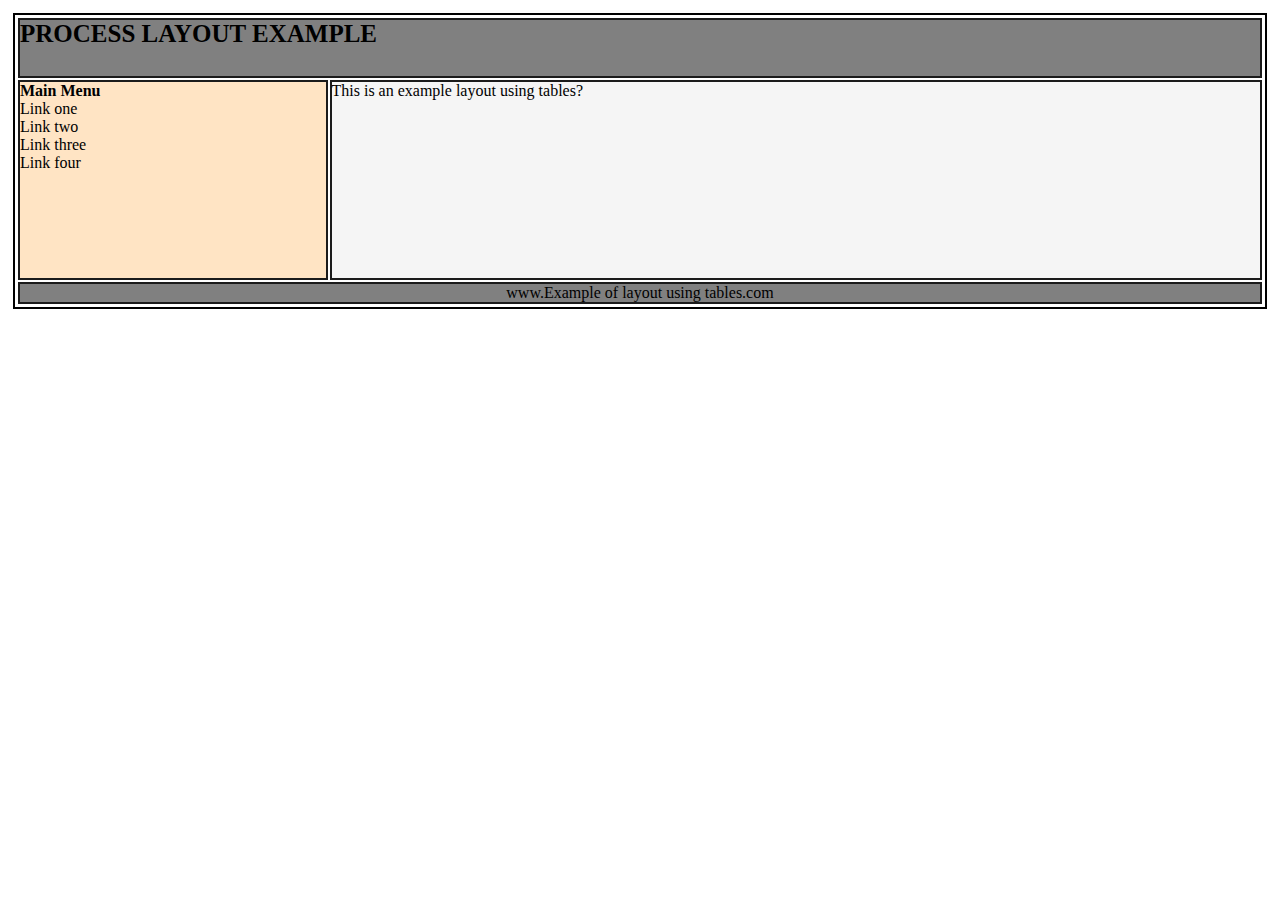
<file: Lab1/Layout1/index.html>
<!DOCTYPE html>
<head>
    <title>Lab1 Layout1</title>
    <link rel="stylesheet" href="./main.css">
</head>
<body>
    <div class="container">
        <header>
            Process Layout Example
        </header>
        <aside>
            <p><strong>Main Menu</strong></p>
            <ul>
                <li>Link one</li>
                <li>Link two</li>
                <li>Link three</li>
                <li>Link four</li>
            </ul>
        </aside>
        <div class="content">
            This is an example layout using tables?
        </div>
        <footer>
            www.Example of layout using tables.com
        </footer>
    </div>
</body>
</html>
</file>
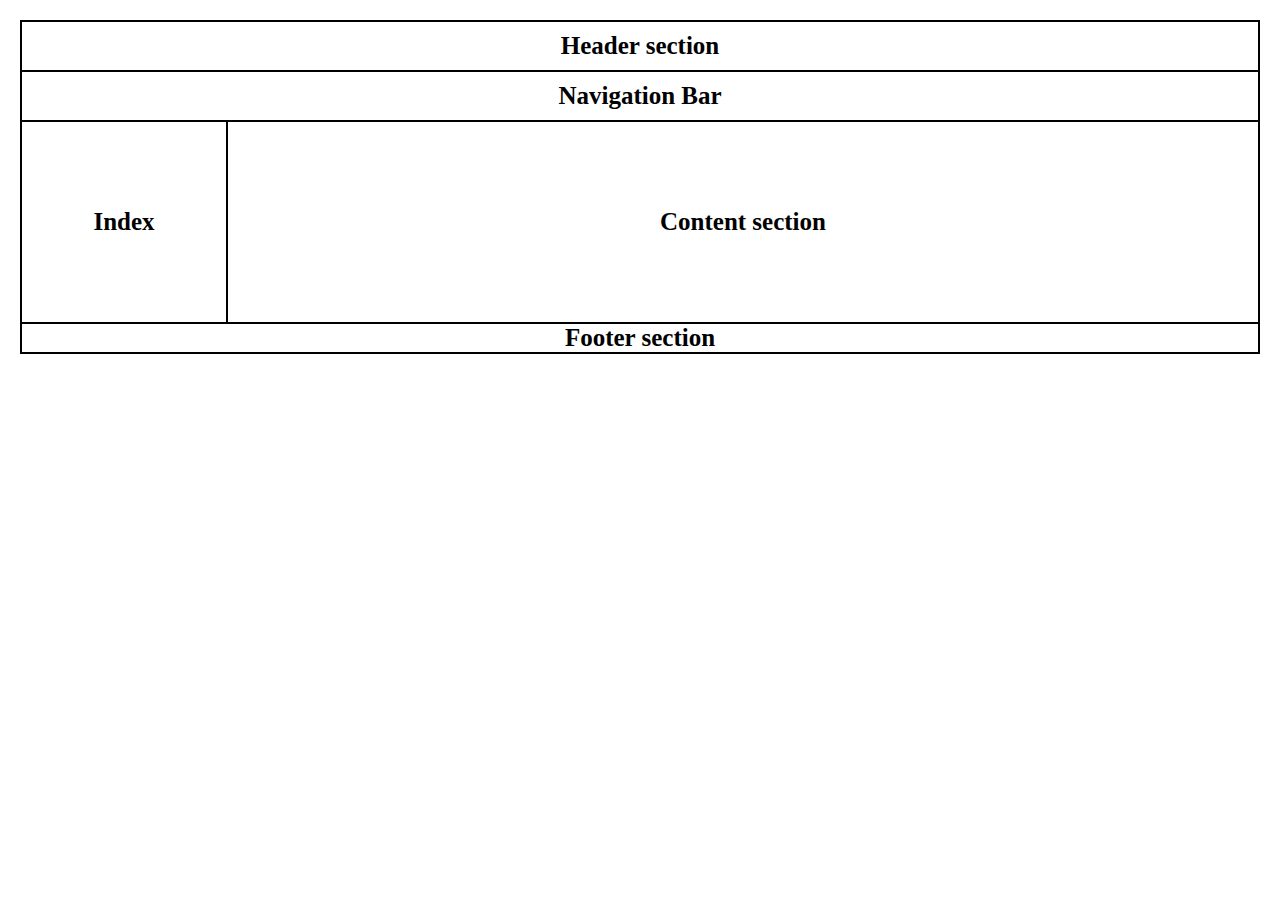
<file: Lab1/Layout2/index.html>
<!DOCTYPE html>
<head>
    <title>Lab1 Layout2</title>
    <link rel="stylesheet" href="./main.css">
</head>
<body>
    <div class="container">
        <header>
            Header section
        </header>
        <nav>
            Navigation Bar
        </nav>
        <aside>
            Index
        </aside>
        <section>
            Content section
        </section>
        <footer>
            Footer section
        </footer>
    </div>
</body>
</html>
</file>
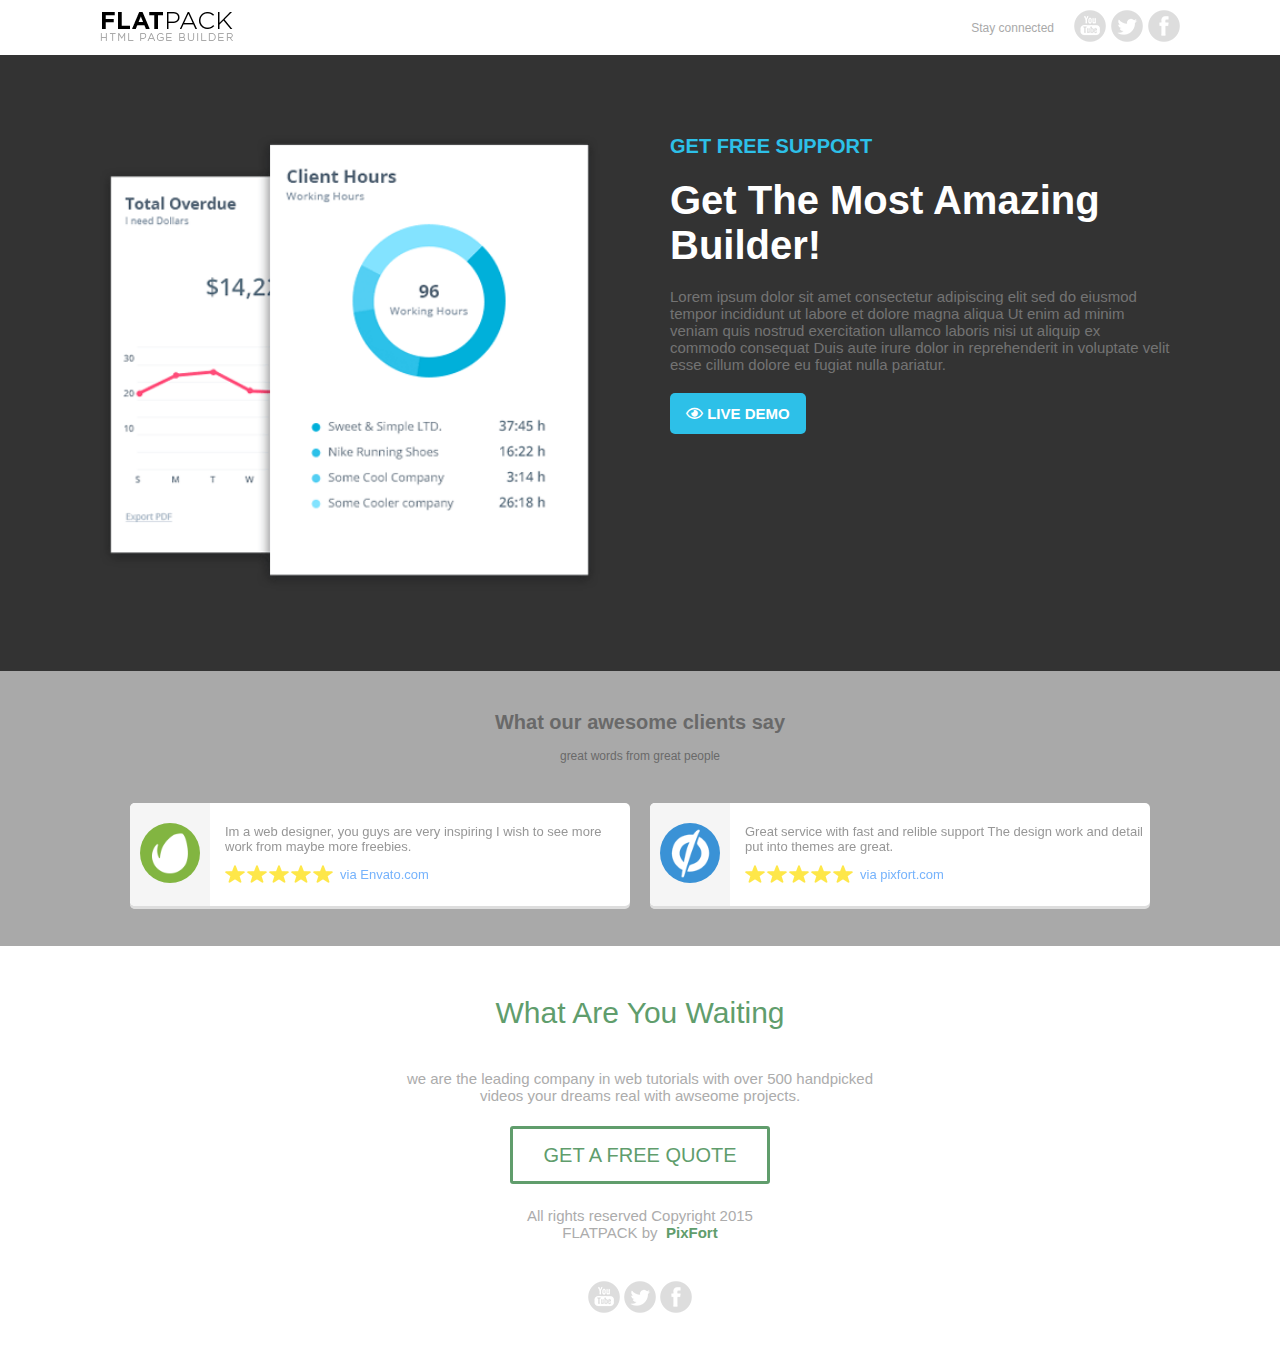
<file: Lab2/page a/index.html>
<!DOCTYPE html>
<html lang="en">
<head>

    <meta charset="utf-8">
    <title>Lab2 Page_a</title>

    <link href="stylesheets/font-awesome.css" rel="stylesheet">
    <link rel="stylesheet" href="./css/main.css">

    <link rel="shortcut icon" href="images/favicon.ico">
    <link rel="apple-touch-icon" href="images/apple-touch-icon.png">
    <link rel="apple-touch-icon" sizes="72x72" href="images/apple-touch-icon-72x72.png">
    <link rel="apple-touch-icon" sizes="114x114" href="images/apple-touch-icon-114x114.png">
    <link rel="stylesheet" href="https://cdnjs.cloudflare.com/ajax/libs/font-awesome/5.15.4/css/all.min.css" />

</head>
<body>

<div id="page" class="page">

    <div class="pixfort_normal_1" id="section_normal_1">
        <div class="header_style pix_builder_bg">
            <div class="container">
                <div class="sixteen columns">
                    <div class="one-third column alpha icon-box">
                        <img src="images/1_normal/logo.png" alt="">
                    </div>
                    <div class="two-thirds column omega icon-box">
                        <div class="htext_style">
                            <span class="editContent">
                                <span class="pix_text">Stay connected</span>
                            </span>
                        </div>
                        <div class="icons">
                            <a href="#" class="slow_fade social_button"><img src="images/social_icons/yt.png" alt=""></a>
                            <a href="#" class="slow_fade social_button"><img src="images/social_icons/twitter.png" alt=""></a>
                            <a href="#" class="slow_fade social_button"><img src="images/social_icons/facebook.png" alt=""></a>
                        </div>
                    </div>
  		        </div>
            </div><!-- container -->
        </div>
    </div>
    <div class="big_padding dark pix_builder_bg" id="section_normal_4_2">
        <div class="container">
            <div class="sixteen columns">
                <div class="eight columns alpha pix_container">
                    <img src="images/main/software-img-4.png" class="img_style" alt="">
                </div>
                <div class="eight columns omega">
                        <span class="bold_text big_text blue_text editContent">GET FREE SUPPORT</span>
                        <p class="big_title bold_text editContent">Get The Most Amazing Builder!</p>
                        <p class="normal_text light_gray editContent">Lorem ipsum dolor sit amet consectetur adipiscing elit sed do eiusmod tempor incididunt ut labore et dolore magna aliqua Ut enim ad minim veniam quis nostrud exercitation ullamco laboris nisi ut aliquip ex commodo consequat Duis aute irure dolor in reprehenderit in voluptate velit esse cillum dolore eu fugiat nulla pariatur.</p>
                        <a href="#" class="pix_button btn_normal pix_button_flat blue_bg bold_text">
                            <i class="far fa-eye"></i>
                            <span>LIVE DEMO</span>
                        </a> 
                </div>
            </div>
        </div>
    </div><div class="pixfort_normal_1" id="section_normal_6">
        <div class="envato_unbounce pix_builder_bg">
            <div class="container">
                <div class="L_container">
                    <h3 class="L1_style">
                        <span class="editContent pix_text">What our awesome clients say</span>
                    </h3>
                    <h5 class="L2_style">
                        <span class="editContent pix_text">great words from great people</span>
                    </h5>
                </div>
                <div class="eight columns stbox alpha">
                    <div class="box_1 pix_builder_bg">
                        <div class="b_style">
                            <img src="images/testimonials/envato-logo.png" class="logo_style" alt="">
                       </div>
                       <div class="txt_style">
                            <p class="txt editContent">Im a web designer, you guys are very inspiring I wish to see more work from maybe more freebies.</p>
                            <span class="stars_span">
                                <img src="images/1_normal/stars.original.png" alt="">
                                <span class="env_st editContent ">
                                    <span class="pix_text">via Envato.com</span>
                                </span>
                            </span>
                       </div>
                   </div>
                </div>
                <div class="eight columns stbox omega">
                    <div class="box_2 pix_builder_bg">
                        <div class="b_style">
                            <img src="images/testimonials/unboune-logo.png" class="logo_style" alt="">
                       </div>
                       <div class="txt_style">
                            <p class="txt editContent">Great service with fast and relible support The design work and detail put into themes are great.</p>
                            <span class="stars_span">
                                <img src="images/1_normal/stars.original.png" alt="">
                                <span class="env_st editContent ">
                                    <span class="pix_text">via pixfort.com</span>
                                </span>
                            </span>
                        </div>
                    </div>
                </div>
            </div>
        </div>
    </div><div class="pixfort_agency_14" id="section_agency_5">
			<div class="foot_st pix_builder_bg">
				<div class="container ">
					<div class="sixteen columns center_text">
						<div class="f1_style">
                            <span class="editContent">
                                <span class="pix_text">What Are You Waiting</span>
                            </span>
                        </div>
						<div class="f2_style">
                            <span class="editContent">
                                <span class="pix_text">
                                    we are the leading company in web tutorials with over 500 handpicked videos your dreams real with awseome projects.
                                </span>
                            </span>
                        </div>
						<div class="second_link">
							<span class="get_2_btn "><a class="slow_fade" href="#">GET A FREE QUOTE</a></span>
						</div>
                        <div class="copy-right-box">
                            <div class="rights_st"><span class="editContent"><span class="pix_text">All rights reserved Copyright 2015</span></span></div>
                            <span class="editContent">
                                <span class="pix_text">
                                    <span class="rights_st">FLATPACK by&nbsp;</span>   <span class="pixfort_st">PixFort</span>
                                </span>
                            </span>
                        </div>
						<div class="center_btn center_text pix_inline_block icon-box">
                            <div class="icons">
                                <a href="#" class="slow_fade social_button "><img src="images/social_icons/yt.png"></a>
                                <a href="#" class="slow_fade social_button"><img src="images/social_icons/twitter.png"></a>
                                <a href="#" class="slow_fade social_button"><img src="images/social_icons/facebook.png"></a>
                            </div>
						</div>
				</div>
			</div>
		</div>
	</div></div>


</body>
</html>
</file>
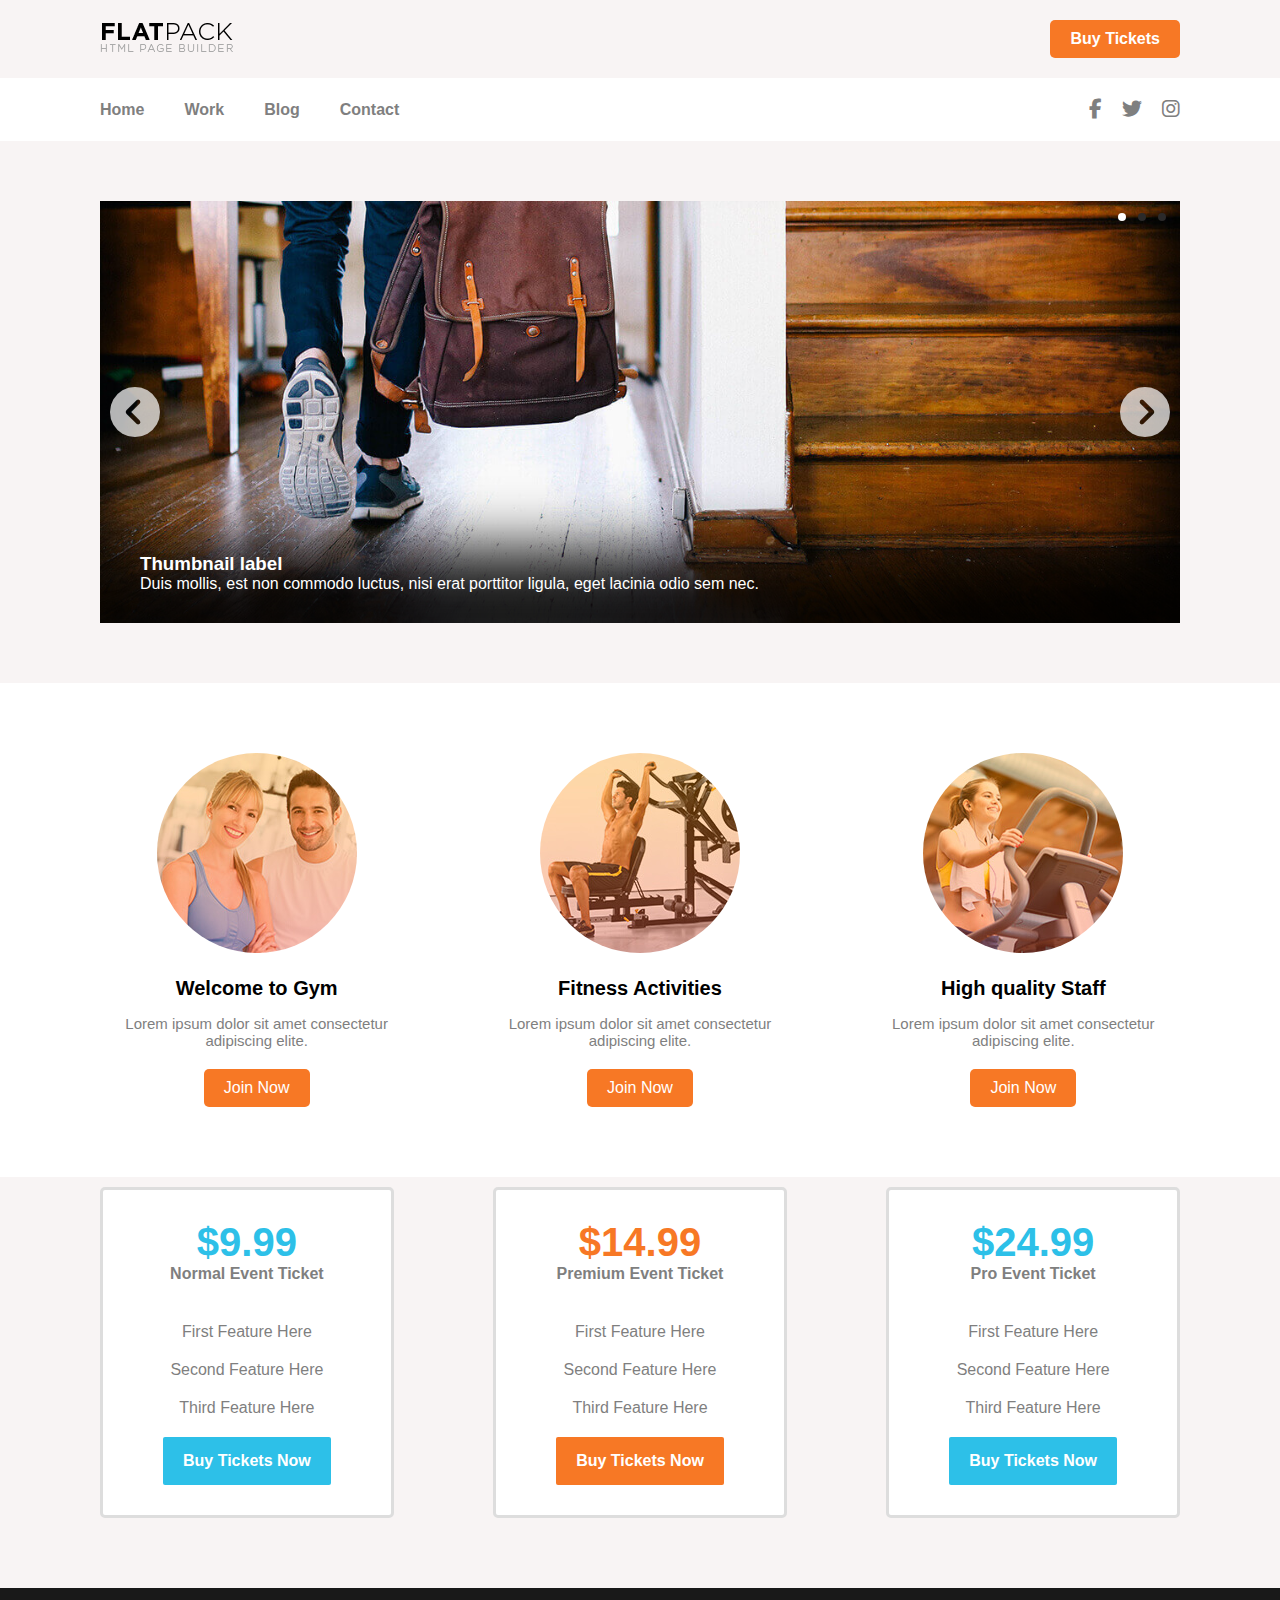
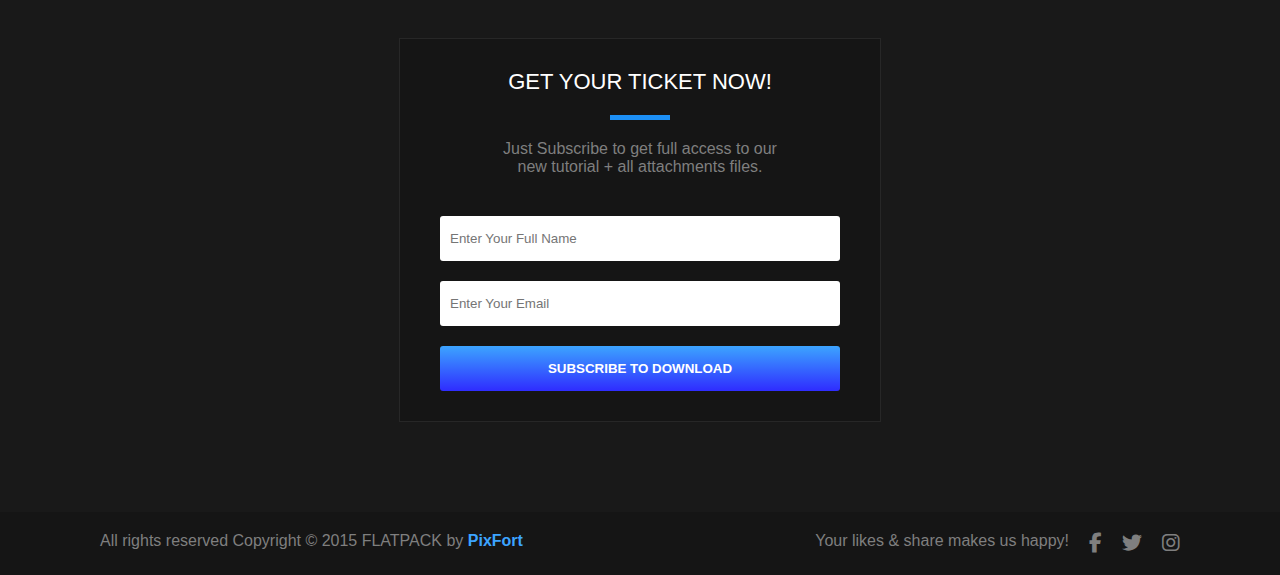
<file: Lab2/page b/index.html>
<!DOCTYPE html>
<html lang="en">
<head>
    <meta charset="utf-8">
    <title>Lab2 Page_b</title>
    <link href="stylesheets/font-awesome.css" rel="stylesheet">
    <link rel="stylesheet" href="https://cdnjs.cloudflare.com/ajax/libs/font-awesome/6.4.2/css/all.min.css"/>
    <link rel="shortcut icon" href="images/favicon.ico">
    <link rel="apple-touch-icon" href="images/apple-touch-icon.png">
    <link rel="apple-touch-icon" sizes="72x72" href="images/apple-touch-icon-72x72.png">
    <link rel="apple-touch-icon" sizes="114x114" href="images/apple-touch-icon-114x114.png">
    <link rel="stylesheet" href="./css/style.css">
</head>
<body>
<div id="page" class="page">            
    <div class="light_gray_bg small_padding pix_builder_bg" id="section_text_2">
            <div class="container">
                <div class="eight columns alpha mobile_center">
                    <img class="extra_small_padding padding_left_10" src="images/main/logo.png" alt="">
                </div>
                <div class="eight columns omega right_text mobile_center">
                    <a href="#" class="pix_button btn_normal small_wide_button small_bold bold_text orange_bg ">
                        <span>Buy Tickets</span>
                    </a> 
                </div>
            </div>
        </div>


        <div class="" id="section_header_1">
            <div class="header_style header_nav_1 pix_builder_bg">
                <div class="container">
                    <div class="sixteen columns firas2">
                        <nav role="navigation" class="navbar navbar-white navbar-embossed navbar-lg pix_nav_1">
                            <div class="containerss">           
                                <!--What is this using for?-->
                                <!-- <div class="navbar-header">
                                    <button data-target="#navbar-collapse-02" data-toggle="collapse" class="navbar-toggle" type="button">
                                        <span class="sr-only">Toggle navigation</span>
                                    </button>
                                </div> -->
                                <div class="padding_25 right_socials">
                                        <ul class="bottom-icons navbar-right">
                                            <li>
                                                <a class="pi pixicon-facebook2 light_gray" href="#">
                                                    <i class="fa-brands fa-facebook-f"></i>
                                                </a>
                                            </li>
                                            <li>
                                                <a class="pi pixicon-twitter2 light_gray" href="#">
                                                    <i class="fa-brands fa-twitter"></i>
                                                </a>
                                            </li>
                                            <li>
                                                <a class="pi pixicon-instagram light_gray" href="#">
                                                    <i class="fa-brands fa-instagram"></i>
                                                </a>
                                            </li>
                                        </ul>
                                    </div>
                                <div id="navbar-collapse-02" class="collapse navbar-collapse">
                                    <ul class="nav navbar-nav navbar-left">
                                        <li class="active propClone"><a href="#">Home</a></li>
                                        <li class="propClone"><a href="#">Work</a></li>
                                        <li class="propClone"><a href="#">Blog</a></li>
                                        <li class="propClone"><a href="#">Contact</a></li>
                                    </ul>
                                </div><!-- /.navbar-collapse -->
                            </div><!-- /.container -->
                        </nav>
                    </div>
                </div><!-- container -->
            </div>
        </div>
		<div class="pixfort_pix_slider pix_builder_bg" id="section_slider">
        <div class="container">
            <div class="sixteen columns">
                <div id="myCarousel" class="carousel slide" data-interval="false">
                    <!-- Indicators -->
                    <ul class="carousel-indicators">
                        <li data-target="#myCarousel" data-slide-to="0" class="active"></li>
                        <li data-target="#myCarousel" data-slide-to="1"></li>
                        <li data-target="#myCarousel" data-slide-to="2"></li>
                    </ul>    					
                    <!-- Wrapper for slides -->
                    <div class="carousel-inner">
                        <div class="item active">
                            <img src="images/main/image-1.jpg" alt="">
                            <div class="carousel-caption editContent">
                                <h3>Thumbnail label</h3>
                                <p>Duis mollis, est non commodo luctus, nisi erat porttitor ligula, eget lacinia odio sem nec.</p>
                            </div>
                        </div>
                        <div class="item">
                            <img src="images/main/image-2.jpg" alt="">
                            <div class="carousel-caption editContent">
                                <h3>Thumbnail label</h3>
                                <p>Duis mollis, est non commodo luctus, nisi erat porttitor ligula, eget lacinia odio sem nec.</p>
                            </div>
                        </div>
                        <div class="item">
                            <img src="images/main/image-3.jpg" alt="">
                            <div class="carousel-caption editContent">
                                <h3>Thumbnail label</h3>
                                <p>Duis mollis, est non commodo luctus, nisi erat porttitor ligula, eget lacinia odio sem nec.</p>
                            </div>
                        </div>
                    </div>
                    <!-- Controls -->
                    <a class="left carousel-control fui-arrow-left" href="#myCarousel" data-slide="prev"></a>
                    <a class="right carousel-control fui-arrow-right" href="#myCarousel" data-slide="next"></a>
                </div>
            </div>
        </div><!-- /.container -->
    </div><div class="pixfort_gym_13 pix_builder_bg" id="section_gym_4">
    <div class="gym_life">
    	<div class="container">
    		<div class="sixteen columns  gym_life">

               <div class="top_padding">
                    <div class="one-third column alpha">
                        <div class="part_st">
                            <div class="img_gym_st"><img src="images/13_gym/1.jpg" class="logo_style" alt=""></div>
            				<div class="text_gym_style">
            					<p class="gym_st"><span class="editContent">Welcome to Gym</span></p>
            					<p class="gym_text"><span class="editContent">Lorem ipsum dolor sit amet consectetur adipiscing elite.</span></p>
            				</div>

                            <span class="link_3_btn editContent"><a class="slow_fade pix_text" href="#">Join Now</a></span>
                        </div>
                    </div>
                    <div class="one-third column ">
                        <div class="part_st">
        					<div class="img_gym_st"><img src="images/13_gym/2.jpg" class="logo_style" alt=""></div>
            				<div class="text_gym_style">
            					<p class="gym_st"><span class="editContent">Fitness Activities</span></p>
            					<p class="gym_text"><span class="editContent">Lorem ipsum dolor sit amet consectetur adipiscing elite.</span></p>
            				</div>
                            <span class="link_3_btn editContent"><a class="slow_fade pix_text" href="#">Join Now</a></span>
                        </div>
                    </div>
                    <div class="one-third column  omega">
                        <div class="part_st">
        					<div class="img_gym_st"><img src="images/13_gym/3.jpg" class="logo_style" alt=""></div>
            				<div class="text_gym_style">
            					<p class="gym_st"><span class="editContent">High quality Staff</span></p>
            					<p class="gym_text"><span class="editContent">Lorem ipsum dolor sit amet consectetur adipiscing elite.</span></p>
            				</div>
                            <span class="link_3_btn editContent">
                                    <a class="slow_fade pix_text" href="#">Join Now</a>
                            </span>
                        </div>
                    </div>
                </div>
        	</div>
    	</div>
    </div>
    </div><div class="center_text  padding_bottom_60 light_gray_bg pix_builder_bg" id="section_intro_title">
            <div class="container ">       
                    <div class="one-third column">
                        <div class="flat_pricing pix_builder_bg">
                            <p class="big_title blue_text editContent">
                                <strong>$9.99</strong>
                            </p>
                            <p class="light_gray editContent">
                                <strong>Normal Event Ticket</strong>
                            </p>
                            <ul class="flat_pricing_list light_gray">
                                <li class="pix_text">
                                    <span class="editContent">
                                        First Feature Here
                                    </span>
                                </li>
                                <li class="pix_text">
                                    <span class="editContent">
                                        Second Feature Here
                                    </span>
                                </li>
                                <li class="pix_text">
                                    <span class="editContent">
                                        Third Feature Here
                                    </span>
                                </li>
                            </ul>
                            <a href="#" class="active_bg_open pix_button btn_normal btn_big bold_text blue_bg ">
                                <span>Buy Tickets Now</span>
                            </a> 
                        </div>
                    </div>
                    <div class="one-third column">
                        <div class="flat_pricing pix_builder_bg">
                            <p class="big_title orange margin_bottom_10 editContent">
                                <strong>$14.99</strong>
                            </p>
                            <p class="light_gray editContent">
                                <strong>Premium Event Ticket</strong>
                            </p>
                            <ul class="flat_pricing_list light_gray">
                                <li class="pix_text">
                                    <span class="editContent">
                                        First Feature Here
                                    </span>
                                </li>
                                <li class="pix_text">
                                    <span class="editContent">
                                        Second Feature Here
                                    </span>
                                </li>
                                <li class="pix_text">
                                    <span class="editContent">
                                        Third Feature Here
                                    </span>
                                </li>
                            </ul>
                            <a href="#" class="active_bg_open pix_button btn_normal btn_big bold_text orange_bg ">
                                <span>Buy Tickets Now</span>
                            </a> 
                        </div>
                    </div>
                    <div class="one-third column">
                        <div class="flat_pricing pix_builder_bg">
                            <p class="big_title blue_text editContent">
                                <strong>$24.99</strong>
                            </p>
                            <p class="light_gray editContent">
                                <strong>Pro Event Ticket</strong>
                            </p>
                            <ul class="flat_pricing_list light_gray">
                                <li class="pix_text">
                                    <span class="editContent">
                                        First Feature Here
                                    </span>
                                </li>
                                <li class="pix_text">
                                    <span class="editContent">
                                        Second Feature Here
                                    </span>
                                </li>
                                <li class="pix_text">
                                    <span class="editContent">
                                        Third Feature Here
                                    </span>
                                </li>
                            </ul>
                            <a href="#" class="active_bg_open pix_button btn_normal btn_big bold_text blue_bg ">
                                <span>Buy Tickets Now</span>
                            </a> 
                        </div>
                    </div>
            </div>
        </div><div class="pixfort_party_15" id="section_party_3">
        <div class="subscribe pix_builder_bg">
            <div class="container">
                <div class="sixteen columns">
                    <div class="text_input pix_builder_bg">
                        <div class="headtext_style">
                            <span class="editContent">
                                <span class="pix_text">
                                    GET YOUR TICKET NOW!
                                </span>
                            </span>
                        </div>
                        <div class="segment pix_builder_bg"></div>
                        <span class="editContent">
                            <p class="subtext_style">
                                Just Subscribe to get full access to our new tutorial + all attachments files.
                            </p>
                        </span>
                        <div class="contact_st">
                            <form id="contact_form" pix-confirm="hidden_pix_15">
                                <div id="result"></div>
                                <input type="text" name="name" id="name" placeholder="Enter Your Full Name" class="pix_text">
                                <input type="email" name="email" id="email" placeholder="Enter Your Email" class="pix_text">
                                <button class="subscribe_btn pix_text" id="submit_btn_15">
                                    <span class="editContent">SUBSCRIBE TO DOWNLOAD</span>
                                </button>
                            </form>
                        </div>
                    </div>
                </div>
            </div>
        </div>
    </div>    
    <div id="hidden_pix_15" class="confirm_page confirm_page_15 pix_builder_bg">
        <div class="pixfort_party_15">
            <div class="confirm_header">
                <span class="editContent">
                    <span class="pix_text">
                        Thank You Very Much!
                    </span>
                </span>
            </div>
            <div class="confirm_text">
                <span class="editContent">
                    <span class="pix_text">
                        Lorem ipsum dolor sit amet consectetur adipiscing elit sed do eiusmod tempor incididunt.
                    </span>
                </span>
            </div>
            <div class="center_text padding_bottom_60">
                <ul class="bottom-icons confirm_icons center_text big_title pix_inline_block">
                    <li><a class="pi pixicon-facebook6 white" href="#fakelink"></a></li>
                    <li><a class="pi pixicon-twitter6 white" href="#fakelink"></a></li>
                    <li><a class="pi pixicon-googleplus7 white" href="#fakelink"></a></li>
                </ul>
            </div>
        </div>
    </div><div class="pixfort_party_15" id="section_party_4">
        <div class="foot_st pix_builder_bg">
           <div class="container">
                <div class="sixteen columns">
                    <div class="seven columns alpha">
                        <span class="editContent">
                            <span class="pix_text">
                                <span class="rights_st"> All rights reserved Copyright © 2015 FLATPACK by
                                    <span class="pixfort_st">PixFort</span>
                                </span>
                            </span>
                        </span>
                    </div>
                    <div class="nine columns omega ">
                        <div class="socbuttons">
                           <div class="soc_icons pix_builder_bg">
                                <ul class="bottom-icons">
                                    <li>
                                        <a class="pi pixicon-facebook2 normal_gray" href="#fakelink">
                                            <i class="fa-brands fa-facebook-f"></i>
                                        </a>
                                    </li>
                                    <li>
                                        <a class="pi pixicon-twitter2 normal_gray" href="#fakelink">
                                            <i class="fa-brands fa-twitter"></i>
                                        </a>
                                    </li>
                                    <li>
                                        <a class="pi pixicon-instagram normal_gray" href="#fakelink">
                                            <i class="fa-brands fa-instagram"></i>
                                        </a>
                                    </li>
                                </ul>
                            </div>
                            <div class="likes_st">
                                <span class="editContent">
                                    <span class="pix_text">Your likes &amp; share makes us happy!</span>
                                </span>
                            </div>
                        </div>
                    </div>
                </div>
            </div>
        </div>
    </div>
</div>

</body>
</html>
</file>
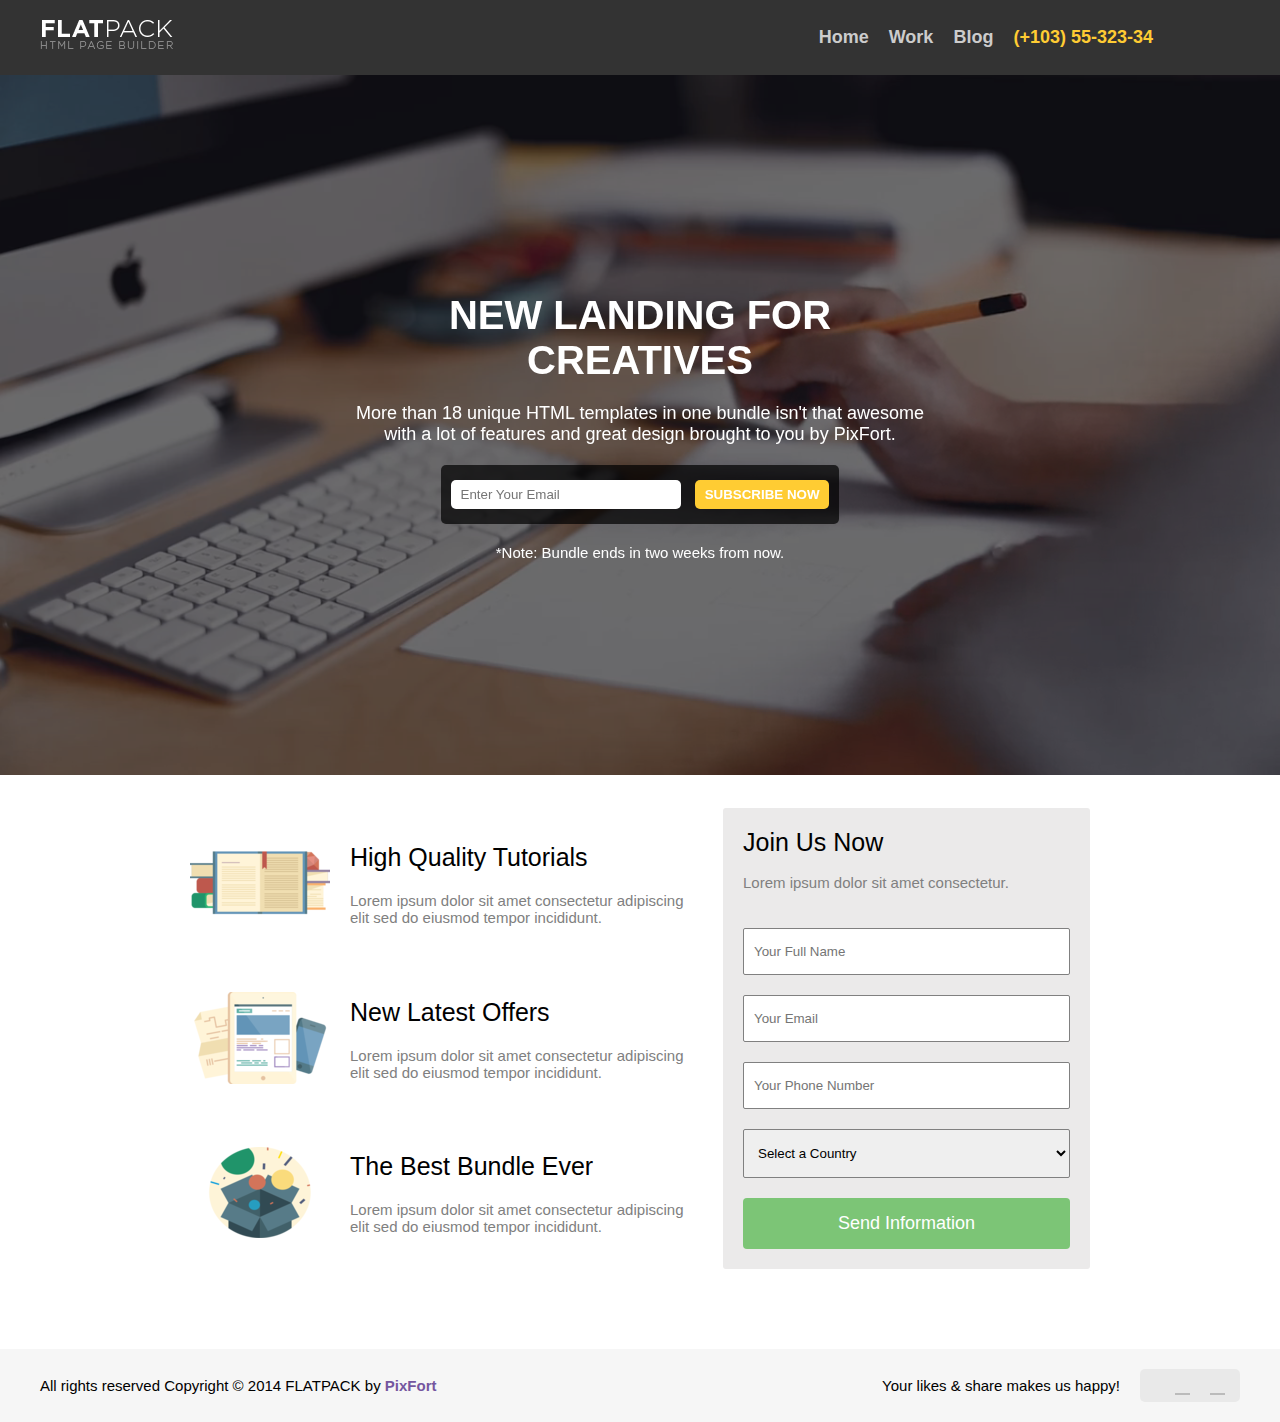
<file: Lab2/page c/index.html>
<!DOCTYPE html>
<html lang="en">
<head>
    <meta charset="utf-8">
    <title>Lab2 Page_c</title>
    <link href="stylesheets/font-awesome.css" rel="stylesheet">
    <link rel="shortcut icon" href="images/favicon.ico">
    <link rel="apple-touch-icon" href="images/apple-touch-icon.png">
    <link rel="apple-touch-icon" sizes="72x72" href="images/apple-touch-icon-72x72.png">
    <link rel="apple-touch-icon" sizes="114x114" href="images/apple-touch-icon-114x114.png">
    <link rel="stylesheet" href="./css/style.css">
    <link rel="stylesheet" href="https://cdnjs.cloudflare.com/ajax/libs/font-awesome/6.4.2/css/all.min.css" integrity="sha512-z3gLpd7yknf1YoNbCzqRKc4qyor8gaKU1qmn+CShxbuBusANI9QpRohGBreCFkKxLhei6S9CQXFEbbKuqLg0DA==" crossorigin="anonymous" referrerpolicy="no-referrer" />

</head>
<body>

<div id="page" class="page">
<div class="pixfort_normal_1" id="section_header_2_dark">
        <div class=" header_nav_1 dark pix_builder_bg">
            <div class="container">
                <div class="sixteen columns firas2">
                    <nav role="navigation" class="navbar navbar-white navbar-embossed navbar-lg pix_nav_1">
                        <div class="containerss">
                            <div class="navbar-header">
                                <img src="images/main/logo-dark.png" class="pix_nav_logo" alt="">                
                            </div>
                            <div id="navbar-collapse-02" class="collapse navbar-collapse">
                                <ul class="nav navbar-nav navbar-right">
                                    <li class="active propClone"><a href="#">Home</a></li>
                                    <li class="propClone"><a href="#">Work</a></li>
                                    <li class="propClone"><a href="#">Blog</a></li>
                                    <li class="propClone"><span class="text_span editContent">(+103) 55-323-34</span></li>
                                    <li class="propClone icon-item">
                                        <a class="pi pixicon-facebook2" href="#fakelink">
                                            <i class="fa-brands fa-facebook-f"></i>
                                        </a>
                                    </li>
                                    <li class="propClone icon-item">
                                    <a class="pi pixicon-twitter2" href="#fakelink">
                                        <i class="fa-brands fa-twitter"></i>
                                    </a>
                                    </li>
                                    <li class="propClone icon-item">
                                    <a class="pi pixicon-instagram" href="#fakelink">
                                        <i class="fa-brands fa-instagram"></i>
                                    </a>
                                    </li>
                                </ul>
                            </div><!-- /.navbar-collapse -->
                        </div><!-- /.container -->
                    </nav>
                </div>
            </div><!-- container -->
        </div>
    </div><div class="pixfort_normal_1 creative_video_header" id="section_pix_4">
        <div class="has-video creative_header">
            <div class="mask"></div>
                <div class="pix_video_div section_video">
                    <video autoplay muted poster="images/video/video_bg.jpg" class="bgvid" loop>
                        <source src="images/video/video_bg.webm" type="video/webm">
                        <source src="images/video/video_bg.mp4" type="video/mp4">
                        <source src="images/video/video_bg.ogv" type="video/ogv">
                    </video>
                </div>
                <div class="section_wrapper clearfix">
                    <div class="container">
                        <div class="sixteen columns context_style">
                            <div class="title_style">
                                <span class="editContent">
                                    <span class="pix_text">NEW LANDING FOR CREATIVES</span>
                                </span>
                            </div>
                            <div class="subtitle_style">
                                <span class="creative_h_text">
                                    <span class="editContent"><span class="pix_text">More than 18 unique HTML templates in one bundle isn't that awesome with a lot of features and great design brought to you by PixFort.</span></span>
                                </span>
                            </div>
                        <div class="email_subscribe pix_builder_bg">
                            <form id="contact_form" pix-confirm="hidden_pix_1">
                                <input type="email" name="email" id="email" placeholder="Enter Your Email" class="pix_text">
                                <button class="subscribe_btn pix_text" id="subscribe_btn_1">SUBSCRIBE NOW</button>
                                <div id="result"></div>
                            </form>
                        </div>
                        <div class="note_st">
                            <span class="creative_note"><span class="editContent"><span class="pix_text">*Note: Bundle ends in two weeks from now.</span></span></span>
                        </div>
                    </div>
                </div><!-- container -->
            </div>
        </div>
    </div>
    <div id="hidden_pix_1" class="confirm_page confirm_page_1 pix_builder_bg" style="display: none;">
        <div class="pixfort_normal_1">
            <div class="confirm_logo">
                <span class="conf_img">
                    <img src="images/video/confirm1.png" alt="">
                </span>
            </div>
            <div class="confirm_header">
                <span class="editContent">
                    <span class="pix_text">THANK YOU FOR SUBSCRIPTION</span>
                </span>
            </div>
            <div class="confirm_text">
                <span class="editContent">
                    <span class="pix_text">Our service is astonishingly thin and light.</span>
                </span>
            </div>
            <div class="confirm_social">
                <div class="confirm_social_box pix_builder_bg">
                    <a href="https://twitter.com/share" class="twitter-share-button" data-via="pixfort" data-count="none">Tweet</a>
                        <span class="confirm_gp">
                            <span class="g-plusone " data-size="medium" data-annotation="none"></span>
                        </span>
                    <div class="fb-like" data-href="http://themeforest.net/item/flatpack-landing-pages-pack-with-page-builder/10591107" data-layout="button" data-action="like" data-show-faces="false" data-share="false"></div>
                </div>
            </div>
        </div>
    </div>
    <div class="section_pointer" pix-name="video"></div><div class="pixfort_university_6" id="section_university_5">
            <div class="join_us_section pix_builder_bg">
               <div class="container">
                <div class="sixteen columns">
                    <div class="ten columns  alpha">
                        <div class="zone_left">
                            <div class="psingle_item">
                             <div class="icon_st"> <img src="images/6_university/icon_1.png" alt=""></div>
                             <div class="text_st">
                                <p class="title_st editContent">High Quality Tutorials</p>
                                <p class="subject_st editContent">Lorem ipsum dolor sit amet consectetur adipiscing elit sed do eiusmod tempor incididunt.</p>
                            </div>
                        </div>
                        <div class="clearfix"></div>
                        <div class="psingle_item">
                         <div class="icon_st"> <img src="images/6_university/icon_2.png" alt=""></div>
                         <div class="text_st">
                            <p class="title_st editContent">New Latest Offers</p>
                            <p class="subject_st editContent">Lorem ipsum dolor sit amet consectetur adipiscing elit sed do eiusmod tempor incididunt.</p>
                        </div>
                    </div>
                    <div class="clearfix"></div>
                    <div class="psingle_item">
                     <div class="icon_st"> <img src="images/6_university/icon_3.png" alt=""></div>
                     <div class="text_st">
                        <p class="title_st editContent">The Best Bundle Ever</p>
                        <p class="subject_st editContent">Lorem ipsum dolor sit amet consectetur adipiscing elit sed do eiusmod tempor incididunt.</p>
                    </div>
                </div>
            </div>
        </div>
        <div class="six columns omega">
            <div class="substyle pix_builder_bg">
                <div class="title-style"><span class="editContent"><span class="pix_text">Join Us Now</span></span></div>
                <br>
                <div class="text-style">
                  <span class="editContent"><span class="pix_text">Lorem ipsum dolor sit amet consectetur.</span></span>
              </div><br>
              <div class="clearfix"></div>
              <form id="contact_form" pix-confirm="hidden_pix_6">
                <div id="result"></div>
                <input type="text" name="name" id="name" placeholder="Your Full Name" class="pix_text">
                <input type="email" name="email" id="email" placeholder="Your Email" class="pix_text">
                <input type="text" name="number" id="number" placeholder="Your Phone Number" class="pix_text">
                <div class="select_st">
                    <select id="countries" name="countries" class="pix_text">
                        <option value="">Select a Country</option>
                        <option value="Afghanistan">Afghanistan</option>
                        <option value="Aland Islands">Aland Islands</option>
                        <option value="Albania">Albania</option>
                        <option value="Algeria">Algeria</option>
                        <option value="American Samoa">American Samoa</option>
                        <option value="Andorra">Andorra</option>
                        <option value="Angola">Angola</option>
                        <option value="Anguilla">Anguilla</option>
                        <option value="Antarctica">Antarctica</option>
                        <option value="Antigua and Barbuda">Antigua and Barbuda</option>
                        <option value="Argentina">Argentina</option>
                        <option value="Armenia">Armenia</option>
                        <option value="Aruba">Aruba</option>
                        <option value="Australia">Australia</option>
                        <option value="Austria">Austria</option>
                        <option value="Azerbaijan">Azerbaijan</option>
                        <option value="Bahamas">Bahamas</option>
                        <option value="Bahrain">Bahrain</option>
                        <option value="Bangladesh">Bangladesh</option>
                        <option value="Barbados">Barbados</option>
                        <option value="Belarus">Belarus</option>
                        <option value="Belgium">Belgium</option>
                        <option value="Belize">Belize</option>
                        <option value="Benin">Benin</option>
                        <option value="Bermuda">Bermuda</option>
                        <option value="Bhutan">Bhutan</option>
                        <option value="Bolivia">Bolivia</option>
                        <option value="Bosnia and Herzegovina">Bosnia and Herzegovina</option>
                        <option value="Botswana">Botswana</option>
                        <option value="Bouvet Island">Bouvet Island</option>
                        <option value="Brazil">Brazil</option>
                        <option value="British Indian Ocean Territory">British Indian Ocean Territory</option>
                        <option value="Brunei Darussalam">Brunei Darussalam</option>
                        <option value="Bulgaria">Bulgaria</option>
                        <option value="Burkina Faso">Burkina Faso</option>
                        <option value="Burundi">Burundi</option>
                        <option value="Cambodia">Cambodia</option>
                        <option value="Cameroon">Cameroon</option>
                        <option value="Canada">Canada</option>
                        <option value="Cape Verde">Cape Verde</option>
                        <option value="Cayman Islands">Cayman Islands</option>
                        <option value="Central African Republic">Central African Republic</option>
                        <option value="Chad">Chad</option>
                        <option value="Chile">Chile</option>
                        <option value="China">China</option>
                        <option value="Christmas Island">Christmas Island</option>
                        <option value="Cocos (Keeling) Islands">Cocos (Keeling) Islands</option>
                        <option value="Colombia">Colombia</option>
                        <option value="Comoros">Comoros</option>
                        <option value="Congo">Congo</option>
                        <option value="Congo, The Democratic Republic of The">Congo, The Democratic Republic of The</option>
                        <option value="Cook Islands">Cook Islands</option>
                        <option value="Costa Rica">Costa Rica</option>
                        <option value="Cote D'ivoire">Cote D'ivoire</option>
                        <option value="Croatia">Croatia</option>
                        <option value="Cuba">Cuba</option>
                        <option value="Cyprus">Cyprus</option>
                        <option value="Czech Republic">Czech Republic</option>
                        <option value="Denmark">Denmark</option>
                        <option value="Djibouti">Djibouti</option>
                        <option value="Dominica">Dominica</option>
                        <option value="Dominican Republic">Dominican Republic</option>
                        <option value="Ecuador">Ecuador</option>
                        <option value="Egypt">Egypt</option>
                        <option value="El Salvador">El Salvador</option>
                        <option value="Equatorial Guinea">Equatorial Guinea</option>
                        <option value="Eritrea">Eritrea</option>
                        <option value="Estonia">Estonia</option>
                        <option value="Ethiopia">Ethiopia</option>
                        <option value="Falkland Islands (Malvinas)">Falkland Islands (Malvinas)</option>
                        <option value="Faroe Islands">Faroe Islands</option>
                        <option value="Fiji">Fiji</option>
                        <option value="Finland">Finland</option>
                        <option value="France">France</option>
                        <option value="French Guiana">French Guiana</option>
                        <option value="French Polynesia">French Polynesia</option>
                        <option value="French Southern Territories">French Southern Territories</option>
                        <option value="Gabon">Gabon</option>
                        <option value="Gambia">Gambia</option>
                        <option value="Georgia">Georgia</option>
                        <option value="Germany">Germany</option>
                        <option value="Ghana">Ghana</option>
                        <option value="Gibraltar">Gibraltar</option>
                        <option value="Greece">Greece</option>
                        <option value="Greenland">Greenland</option>
                        <option value="Grenada">Grenada</option>
                        <option value="Guadeloupe">Guadeloupe</option>
                        <option value="Guam">Guam</option>
                        <option value="Guatemala">Guatemala</option>
                        <option value="Guernsey">Guernsey</option>
                        <option value="Guinea">Guinea</option>
                        <option value="Guinea-bissau">Guinea-bissau</option>
                        <option value="Guyana">Guyana</option>
                        <option value="Haiti">Haiti</option>
                        <option value="Heard Island and Mcdonald Islands">Heard Island and Mcdonald Islands</option>
                        <option value="Holy See (Vatican City State)">Holy See (Vatican City State)</option>
                        <option value="Honduras">Honduras</option>
                        <option value="Hong Kong">Hong Kong</option>
                        <option value="Hungary">Hungary</option>
                        <option value="Iceland">Iceland</option>
                        <option value="India">India</option>
                        <option value="Indonesia">Indonesia</option>
                        <option value="Iran, Islamic Republic of">Iran, Islamic Republic of</option>
                        <option value="Iraq">Iraq</option>
                        <option value="Ireland">Ireland</option>
                        <option value="Isle of Man">Isle of Man</option>
                        <option value="Israel">Israel</option>
                        <option value="Italy">Italy</option>
                        <option value="Jamaica">Jamaica</option>
                        <option value="Japan">Japan</option>
                        <option value="Jersey">Jersey</option>
                        <option value="Jordan">Jordan</option>
                        <option value="Kazakhstan">Kazakhstan</option>
                        <option value="Kenya">Kenya</option>
                        <option value="Kiribati">Kiribati</option>
                        <option value="Korea, Democratic People's Republic of">Korea, Democratic People's Republic of</option>
                        <option value="Korea, Republic of">Korea, Republic of</option>
                        <option value="Kuwait">Kuwait</option>
                        <option value="Kyrgyzstan">Kyrgyzstan</option>
                        <option value="Lao People's Democratic Republic">Lao People's Democratic Republic</option>
                        <option value="Latvia">Latvia</option>
                        <option value="Lebanon">Lebanon</option>
                        <option value="Lesotho">Lesotho</option>
                        <option value="Liberia">Liberia</option>
                        <option value="Libyan Arab Jamahiriya">Libyan Arab Jamahiriya</option>
                        <option value="Liechtenstein">Liechtenstein</option>
                        <option value="Lithuania">Lithuania</option>
                        <option value="Luxembourg">Luxembourg</option>
                        <option value="Macao">Macao</option>
                        <option value="Macedonia, The Former Yugoslav Republic of">Macedonia, The Former Yugoslav Republic of</option>
                        <option value="Madagascar">Madagascar</option>
                        <option value="Malawi">Malawi</option>
                        <option value="Malaysia">Malaysia</option>
                        <option value="Maldives">Maldives</option>
                        <option value="Mali">Mali</option>
                        <option value="Malta">Malta</option>
                        <option value="Marshall Islands">Marshall Islands</option>
                        <option value="Martinique">Martinique</option>
                        <option value="Mauritania">Mauritania</option>
                        <option value="Mauritius">Mauritius</option>
                        <option value="Mayotte">Mayotte</option>
                        <option value="Mexico">Mexico</option>
                        <option value="Micronesia, Federated States of">Micronesia, Federated States of</option>
                        <option value="Moldova, Republic of">Moldova, Republic of</option>
                        <option value="Monaco">Monaco</option>
                        <option value="Mongolia">Mongolia</option>
                        <option value="Montenegro">Montenegro</option>
                        <option value="Montserrat">Montserrat</option>
                        <option value="Morocco">Morocco</option>
                        <option value="Mozambique">Mozambique</option>
                        <option value="Myanmar">Myanmar</option>
                        <option value="Namibia">Namibia</option>
                        <option value="Nauru">Nauru</option>
                        <option value="Nepal">Nepal</option>
                        <option value="Netherlands">Netherlands</option>
                        <option value="Netherlands Antilles">Netherlands Antilles</option>
                        <option value="New Caledonia">New Caledonia</option>
                        <option value="New Zealand">New Zealand</option>
                        <option value="Nicaragua">Nicaragua</option>
                        <option value="Niger">Niger</option>
                        <option value="Nigeria">Nigeria</option>
                        <option value="Niue">Niue</option>
                        <option value="Norfolk Island">Norfolk Island</option>
                        <option value="Northern Mariana Islands">Northern Mariana Islands</option>
                        <option value="Norway">Norway</option>
                        <option value="Oman">Oman</option>
                        <option value="Pakistan">Pakistan</option>
                        <option value="Palau">Palau</option>
                        <option value="Palestinian Territory, Occupied">Palestinian Territory, Occupied</option>
                        <option value="Panama">Panama</option>
                        <option value="Papua New Guinea">Papua New Guinea</option>
                        <option value="Paraguay">Paraguay</option>
                        <option value="Peru">Peru</option>
                        <option value="Philippines">Philippines</option>
                        <option value="Pitcairn">Pitcairn</option>
                        <option value="Poland">Poland</option>
                        <option value="Portugal">Portugal</option>
                        <option value="Puerto Rico">Puerto Rico</option>
                        <option value="Qatar">Qatar</option>
                        <option value="Reunion">Reunion</option>
                        <option value="Romania">Romania</option>
                        <option value="Russian Federation">Russian Federation</option>
                        <option value="Rwanda">Rwanda</option>
                        <option value="Saint Helena">Saint Helena</option>
                        <option value="Saint Kitts and Nevis">Saint Kitts and Nevis</option>
                        <option value="Saint Lucia">Saint Lucia</option>
                        <option value="Saint Pierre and Miquelon">Saint Pierre and Miquelon</option>
                        <option value="Saint Vincent and The Grenadines">Saint Vincent and The Grenadines</option>
                        <option value="Samoa">Samoa</option>
                        <option value="San Marino">San Marino</option>
                        <option value="Sao Tome and Principe">Sao Tome and Principe</option>
                        <option value="Saudi Arabia">Saudi Arabia</option>
                        <option value="Senegal">Senegal</option>
                        <option value="Serbia">Serbia</option>
                        <option value="Seychelles">Seychelles</option>
                        <option value="Sierra Leone">Sierra Leone</option>
                        <option value="Singapore">Singapore</option>
                        <option value="Slovakia">Slovakia</option>
                        <option value="Slovenia">Slovenia</option>
                        <option value="Solomon Islands">Solomon Islands</option>
                        <option value="Somalia">Somalia</option>
                        <option value="South Africa">South Africa</option>
                        <option value="South Georgia and The South Sandwich Islands">South Georgia and The South Sandwich Islands</option>
                        <option value="Spain">Spain</option>
                        <option value="Sri Lanka">Sri Lanka</option>
                        <option value="Sudan">Sudan</option>
                        <option value="Suriname">Suriname</option>
                        <option value="Svalbard and Jan Mayen">Svalbard and Jan Mayen</option>
                        <option value="Swaziland">Swaziland</option>
                        <option value="Sweden">Sweden</option>
                        <option value="Switzerland">Switzerland</option>
                        <option value="Syrian Arab Republic">Syrian Arab Republic</option>
                        <option value="Taiwan, Province of China">Taiwan, Province of China</option>
                        <option value="Tajikistan">Tajikistan</option>
                        <option value="Tanzania, United Republic of">Tanzania, United Republic of</option>
                        <option value="Thailand">Thailand</option>
                        <option value="Timor-leste">Timor-leste</option>
                        <option value="Togo">Togo</option>
                        <option value="Tokelau">Tokelau</option>
                        <option value="Tonga">Tonga</option>
                        <option value="Trinidad and Tobago">Trinidad and Tobago</option>
                        <option value="Tunisia">Tunisia</option>
                        <option value="Turkey">Turkey</option>
                        <option value="Turkmenistan">Turkmenistan</option>
                        <option value="Turks and Caicos Islands">Turks and Caicos Islands</option>
                        <option value="Tuvalu">Tuvalu</option>
                        <option value="Uganda">Uganda</option>
                        <option value="Ukraine">Ukraine</option>
                        <option value="United Arab Emirates">United Arab Emirates</option>
                        <option value="United Kingdom">United Kingdom</option>
                        <option value="United States">United States</option>
                        <option value="United States Minor Outlying Islands">United States Minor Outlying Islands</option>
                        <option value="Uruguay">Uruguay</option>
                        <option value="Uzbekistan">Uzbekistan</option>
                        <option value="Vanuatu">Vanuatu</option>
                        <option value="Venezuela">Venezuela</option>
                        <option value="Viet Nam">Viet Nam</option>
                        <option value="Virgin Islands, British">Virgin Islands, British</option>
                        <option value="Virgin Islands, U.S.">Virgin Islands, U.S.</option>
                        <option value="Wallis and Futuna">Wallis and Futuna</option>
                        <option value="Western Sahara">Western Sahara</option>
                        <option value="Yemen">Yemen</option>
                        <option value="Zambia">Zambia</option>
                        <option value="Zimbabwe">Zimbabwe</option>

                    </select>
                </div>
                <button type="submit" class="submit_btn pix_text" id="submit_btn_6">
                    <span class="editContent">Send Information</span>
                </button>
            </form>
            <div class="clearfix"></div>
        </div>
    </div>
</div>
</div><!-- container -->
</div>
</div>
<div id="hidden_pix_6" class="confirm_page confirm_page_6 pix_builder_bg" style="display: none">
  <div class="pixfort_university_6">
      
      <div class="confirm_header"><span class="editContent"><span class="pix_text">Thank You Very Much!</span></span></div>
      <div class="confirm_text">
        <span class="editContent"><span class="pix_text">Lorem ipsum dolor sit amet consectetur adipiscing elit sed do eiusmod tempor incididunt.</span></span>
    </div>
    <div class="center_text padding_bottom_60">
        <ul class="bottom-icons confirm_icons center_text big_title pix_inline_block">
            <li><a class="pi pixicon-facebook6 white" href="#fakelink"></a></li>
            <li><a class="pi pixicon-twitter6 white" href="#fakelink"></a></li>
            <li><a class="pi pixicon-googleplus7 white" href="#fakelink"></a></li>
        </ul>
    </div>
</div>
</div><div class="pixfort_ecourse_8" id="section_ecourse_7">

		<div class="foot_st pix_builder_bg">
			<div class="container ">
				<div class="sixteen columns bg_foot">
					<div class="seven columns alpha">
						<span class="editContent"><span class="pix_text"><span class="rights_st"> All rights reserved Copyright © 2014 FLATPACK by
							<span class="pixfort_st">PixFort</span>
						</span></span></span>
					</div>


					<div class="nine columns omega ">
						<div class="socbuttons">
							<div class="soc_icons pix_builder_bg">
								<ul class="bottom-icons">
		                            <li>
                                        <a class="pi pixicon-facebook2 normal_gray" href="#fakelink">
                                            <i class="fa-brands fa-facebook-f"></i>
                                        </a>
                                    </li>
		                            <li>
                                        <a class="pi pixicon-twitter2 normal_gray" href="#fakelink">
                                            <i class="fa-brands fa-twitter"></i>
                                        </a>
                                    </li>
		                            <li>
                                        <a class="pi pixicon-instagram normal_gray" href="#fakelink">
                                            <i class="fa-brands fa-instagram"></i>
                                        </a>
                                    </li>
		                        </ul>
							</div>
							<div class="likes_st"><span class="editContent"><span class="pix_text">Your likes &amp; share makes us happy!</span></span></div>
						</div>
					</div>
				</div>
			</div>
		</div>
	</div></div>

</body>
</html>
</file>
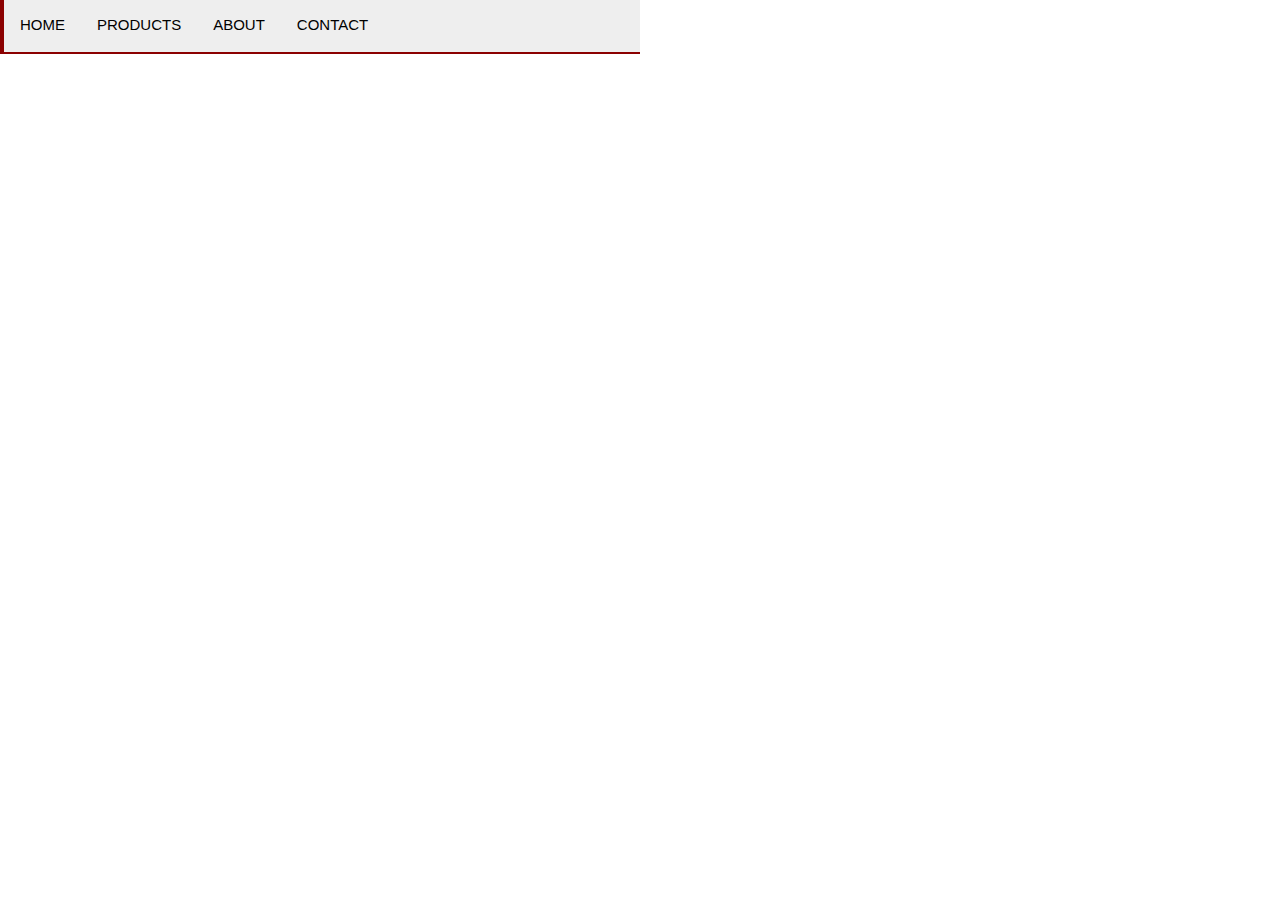
<file: Lab3/bai1/index.html>
<!DOCTYPE html>
<html lang="en">
<head>
    <meta charset="UTF-8">
    <meta name="viewport" content="width=device-width, initial-scale=1.0">
    <link rel="stylesheet" href="./main.css">
    <title>Document</title>
</head>
<body>
    <nav id="container">
        <ul class="menu">
            <li class="menu__item">HOME</li>
            <li class="menu__item">
             <span>PRODUCTS</span> 
             <ul class="menu__item--second">
                 <li class="menu__item--child">Tivi</li>
                 <li class="menu__item--child">Máy tính xách tay</li>  
             </ul>    
            </li>
            <li class="menu__item">ABOUT</li>
            <li class="menu__item">CONTACT</li>
        </ul>
    </nav>
</body>
</html>
</file>
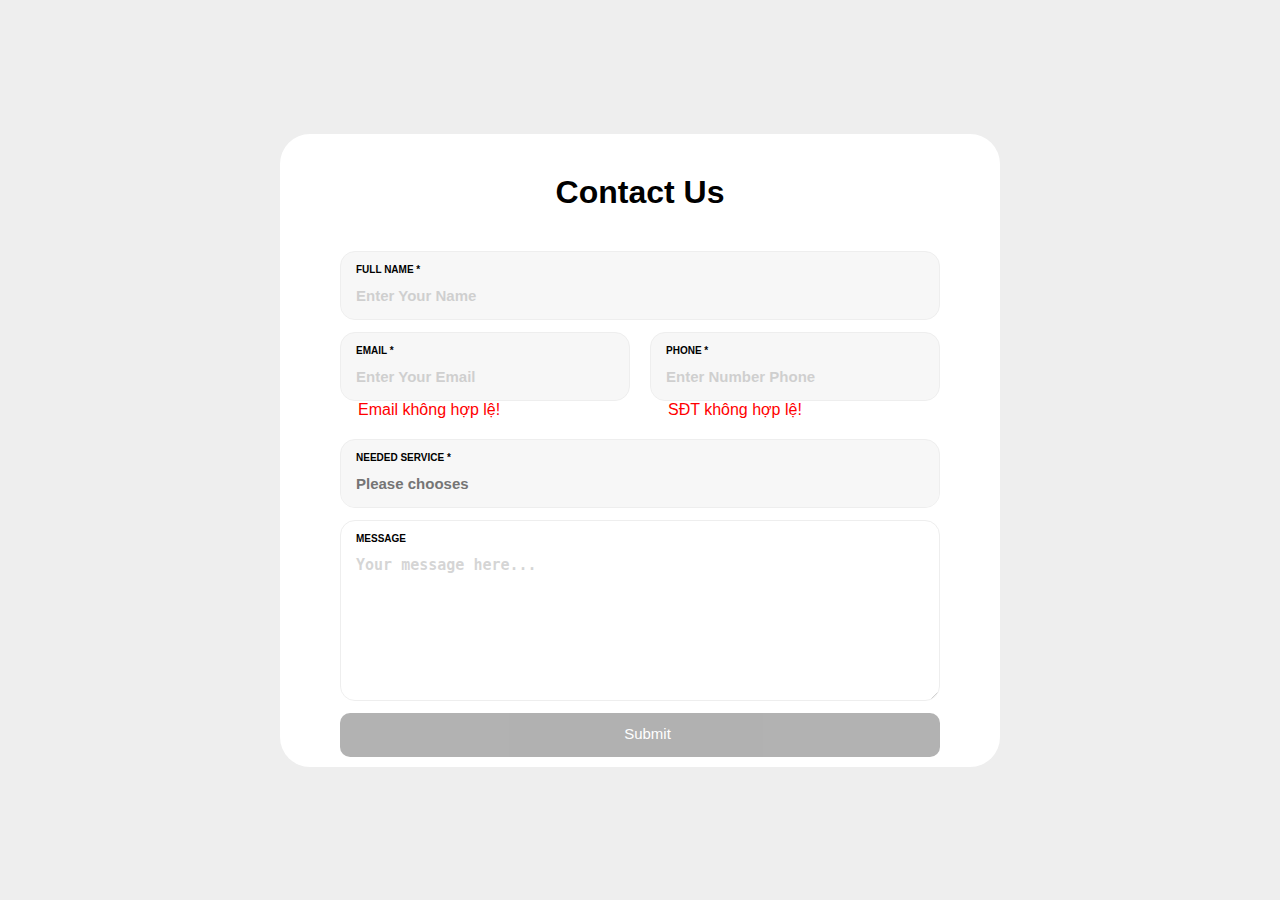
<file: Lab3/form_1/index.html>
<!DOCTYPE html>
<html lang="en">
<head>
    <meta charset="UTF-8">
    <meta name="viewport" content="width=device-width, initial-scale=1.0">
    <title>Document</title>
    <link rel="stylesheet" href="./css/main.css">
    <link rel="stylesheet" href="https://cdnjs.cloudflare.com/ajax/libs/font-awesome/6.4.2/css/all.min.css" integrity="sha512-z3gLpd7yknf1YoNbCzqRKc4qyor8gaKU1qmn+CShxbuBusANI9QpRohGBreCFkKxLhei6S9CQXFEbbKuqLg0DA==" crossorigin="anonymous" referrerpolicy="no-referrer" />
</head>
<body>
    <form id="app">
        <header id="header">
            <h1 class="header_title">Contact Us</h1>
        </header>
        <div id="container">
            <div class="mg-60 container__grid container__fullname">
                <label for="fullname" >FULL NAME *</label>
                <input type="text" placeholder="Enter Your Name">
            </div>
        <div class="mg-60 container__flex ">
            <div class="container__grid container__email">
                <label for="email" >EMAIL *</label>
                <input type="text" id="email" placeholder="Enter Your Email" oninput="check_Email()">
            </div> 
            <div class="container__grid container__phone">
                <label for="phone">PHONE *</label>
                <input type="text" id="phone" placeholder="Enter Number Phone" oninput="check_Phone()">
            </div>
            <div id="email-error" class="error__Email">Email không hợp lệ!</div> 
            <div id="phone-error" class="error__Phone">SĐT không hợp lệ!</div> 
        </div>
            <div class="mg-60 container__grid container__needed">
                <label for="needed">NEEDED SERVICE *</label>
                <div class="container__wrapper">
                    <input type="text" placeholder="Please chooses">
                   <div class="container__wrapper--icon">
                    <i class="fa-solid fa-chevron-up arrow-icon"></i>
                    <i class="fa-solid fa-chevron-down arrow-icon"></i>
                   </div>
                </div>
                
            </div>
            <div class="mg-60 container__grid container__message">
                <label for="message" >MESSAGE</label>
                <textarea name="message" cols="40" rows="8" placeholder="Your message here..."></textarea>
            </div>
        </div>
        <footer id="footer" class="mg-60">
            <input type="submit" value="Submit">
            <i class="fa-solid fa-arrow-right"></i>
        </footer>
    </form>
    <script src="./js/app.js"></script>
</body>
</html>
</file>
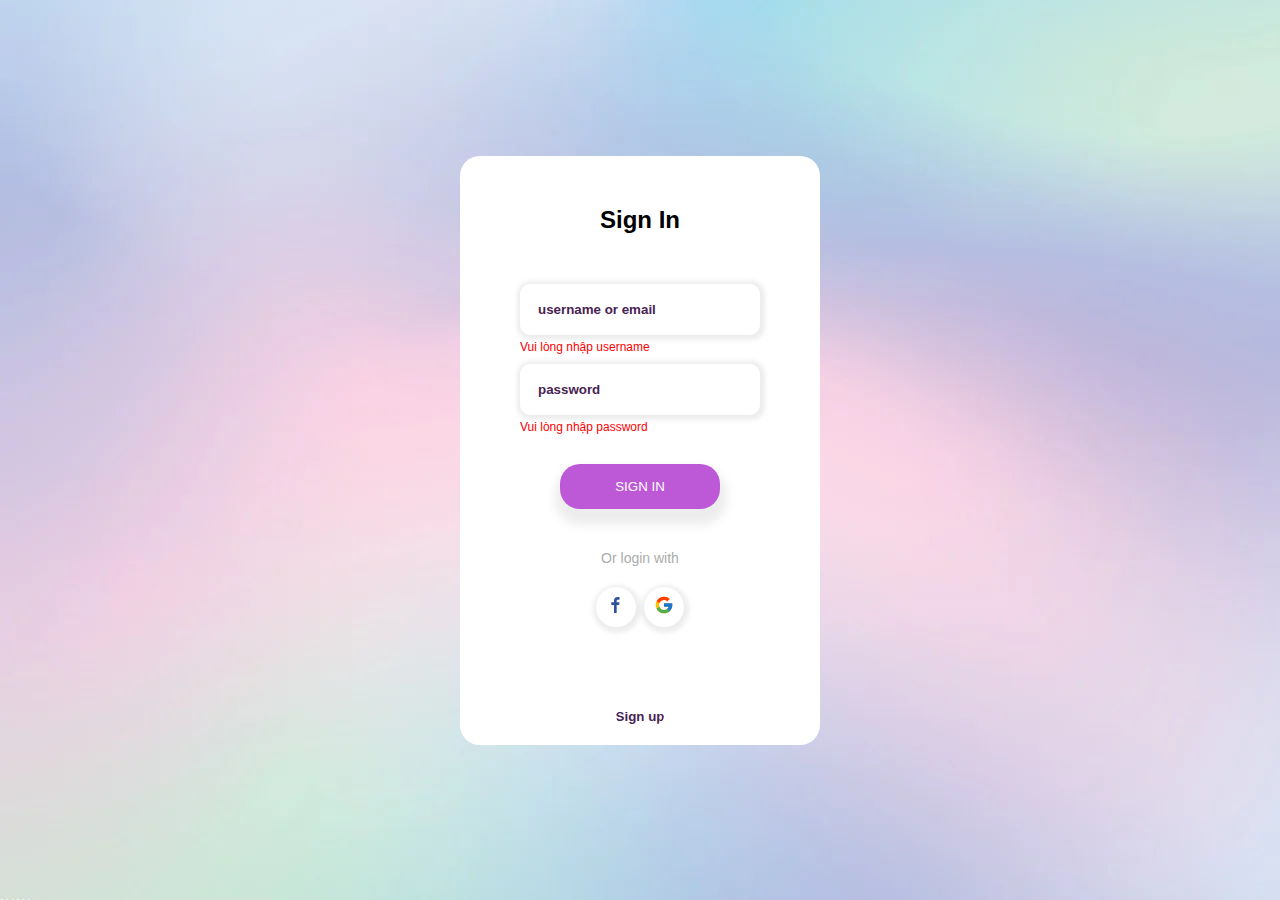
<file: Lab3/form_2/index.html>
<!DOCTYPE html>
<html lang="en">
<head>
    <meta charset="UTF-8">
    <meta name="viewport" content="width=device-width, initial-scale=1.0">
    <title>Document</title>
    <link rel="stylesheet" href="./css/main.css">
    <link rel="stylesheet" href="https://cdnjs.cloudflare.com/ajax/libs/font-awesome/6.4.2/css/all.min.css" integrity="sha512-z3gLpd7yknf1YoNbCzqRKc4qyor8gaKU1qmn+CShxbuBusANI9QpRohGBreCFkKxLhei6S9CQXFEbbKuqLg0DA==" crossorigin="anonymous" referrerpolicy="no-referrer" />
</head>
<body>
    <form id="app">
        <header id="header">
            <h2 class="header_title">Sign In</h2>
        </header>
        <div id="container">
            <div class="mg-60 container__grid container__input">
                <input type="text" id="user" placeholder="username or email" oninput="checkUser()">
            </div>
            <div class="error" id="user__email-error">Vui lòng nhập username</div>
            <div class="mg-60 container__grid container__input">
                <input type="password" id="password" placeholder="password" oninput="checkPass()">
            </div>
            <div class="error" id="password-error">Vui lòng nhập password</div>
            <div class="mg-100 container__grid container__signIn">
                <input type="submit" value="SIGN IN">
            </div>
            <div class="container__link">
                <span>Or login with</span>
                <div class="container__icon">
                    <a href="" class="container__icon--connect">
                        <svg xmlns="http://www.w3.org/2000/svg" x="0px" y="0px" width="20" height="20" viewBox="0,0,256,256">
                            <g fill="#2f539b" fill-rule="nonzero" stroke="none" stroke-width="1" stroke-linecap="butt" stroke-linejoin="miter" stroke-miterlimit="10" stroke-dasharray="" stroke-dashoffset="0" font-family="none" font-weight="none" font-size="none" text-anchor="none" style="mix-blend-mode: normal"><g transform="scale(8.53333,8.53333)"><path d="M12,27v-12h-4v-4h4v-2.148c0,-4.067 1.981,-5.852 5.361,-5.852c1.619,0 2.475,0.12 2.88,0.175v3.825h-2.305c-1.435,0 -1.936,0.757 -1.936,2.291v1.709h4.205l-0.571,4h-3.634v12z"></path></g></g>
                        </svg>
                    </a>
                    <a href="" class="container__icon--connect">
                        <svg xmlns="http://www.w3.org/2000/svg" x="0px" y="0px" width="20" height="20" viewBox="0 0 48 48">
                            <path fill="#FFC107" d="M43.611,20.083H42V20H24v8h11.303c-1.649,4.657-6.08,8-11.303,8c-6.627,0-12-5.373-12-12c0-6.627,5.373-12,12-12c3.059,0,5.842,1.154,7.961,3.039l5.657-5.657C34.046,6.053,29.268,4,24,4C12.955,4,4,12.955,4,24c0,11.045,8.955,20,20,20c11.045,0,20-8.955,20-20C44,22.659,43.862,21.35,43.611,20.083z"></path><path fill="#FF3D00" d="M6.306,14.691l6.571,4.819C14.655,15.108,18.961,12,24,12c3.059,0,5.842,1.154,7.961,3.039l5.657-5.657C34.046,6.053,29.268,4,24,4C16.318,4,9.656,8.337,6.306,14.691z"></path><path fill="#4CAF50" d="M24,44c5.166,0,9.86-1.977,13.409-5.192l-6.19-5.238C29.211,35.091,26.715,36,24,36c-5.202,0-9.619-3.317-11.283-7.946l-6.522,5.025C9.505,39.556,16.227,44,24,44z"></path><path fill="#1976D2" d="M43.611,20.083H42V20H24v8h11.303c-0.792,2.237-2.231,4.166-4.087,5.571c0.001-0.001,0.002-0.001,0.003-0.002l6.19,5.238C36.971,39.205,44,34,44,24C44,22.659,43.862,21.35,43.611,20.083z"></path>
                        </svg>                   
                    </a>
                </div>
            </div>
        </div>
        <footer id="footer" class="mg-60">
            <input type="submit" value="Sign up">
        </footer>
    </form>
    <script src="./js/app.js"></script>
</body>
</html>
</file>
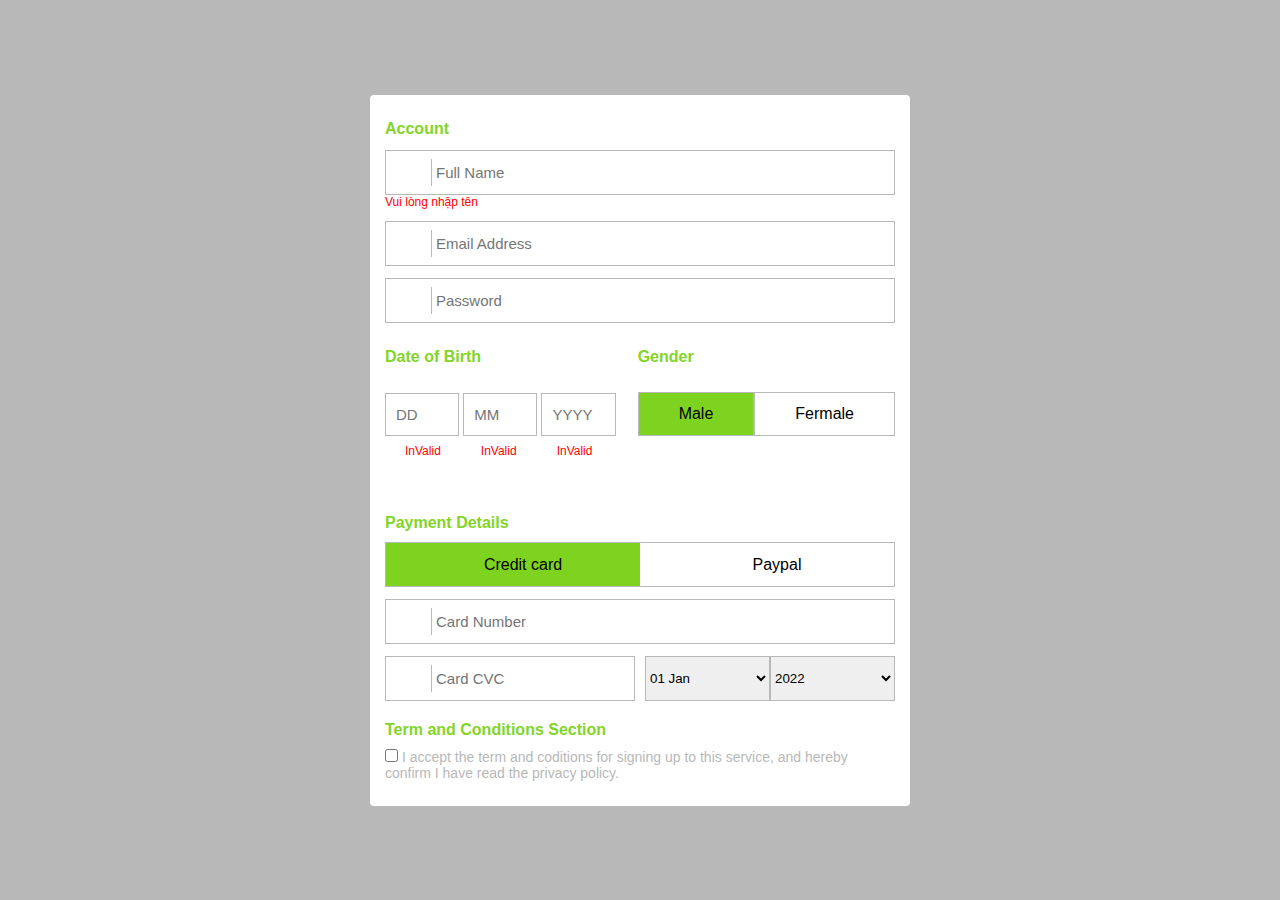
<file: Lab3/form_3/index.html>
<!DOCTYPE html>
<html lang="en">
<head>
    <meta charset="UTF-8">
    <meta name="viewport" content="width=device-width, initial-scale=1.0">
    <title>Lab3 Form3</title>
    <link rel="stylesheet" href="https://cdnjs.cloudflare.com/ajax/libs/font-awesome/6.4.2/css/all.min.css" integrity="sha512-z3gLpd7yknf1YoNbCzqRKc4qyor8gaKU1qmn+CShxbuBusANI9QpRohGBreCFkKxLhei6S9CQXFEbbKuqLg0DA==" crossorigin="anonymous" referrerpolicy="no-referrer" />
    <link rel="stylesheet" href="./css/main.css">
</head>
<body>
    <form action="" id="app">
        <!-- Account -->
        <div id="account">
            <span class="title">Account</span>
            <div class="row row__after">
                <i class="fa-solid fa-user-large"></i>
                <input type="text" id="name" placeholder="Full Name" oninput="checkName()">
            </div>
            <div class="error" id="checkName">Vui lòng nhập tên</div>
            <div class="row row__after">
                <i class="fa-solid fa-envelope"></i>
                <input type="text" placeholder="Email Address">
            </div>
            <div class="row row__after">
                <i class="fa-solid fa-key"></i>
                <input type="password" placeholder="Password">
            </div>
        </div>
        <!-- DOB -- Gender -->
        <div id="DOB__Gender">
            <div class="DOB">
                <div class="row row__grid">
                    <span class="title">Date of Birth</span>
                </div>
                <div class="row row__grid">
                    <input type="text" id="day" placeholder="DD" oninput="checkDay()">
                    <input type="text" id="month" placeholder="MM" oninput="checkMonth()">
                    <input type="text" id="year" placeholder="YYYY" oninput="checkYear()">
                </div>
                <div class="row row__grid">
                    <div class="error" id="checkDay">InValid</div>
                    <div class="error" id="checkMonth">InValid</div>
                    <div class="error" id="checkYear" >InValid</div>
                </div>
            </div>
            <div class="Gender">
                <div class="row row__grid">
                    <span class="title">Gender</span>
                </div>
                <div class="row row__grid">
                    <div class="gender__option bg-7ed321 ">Male</div>
                    <div class="gender__option">Fermale</div>
                </div>
            </div>
            
        </div>
        <!-- Payment Details -->
        <div id="payment__Details" class="mg-20">
            <span class="title">Payment Details</span>
            <div class="row row__active">
                <div class="row-2 bg-7ed321">
                    <i class="fa-brands fa-cc-visa"></i>
                    <span>Credit card</span>
                </div>
                <div class="row-2">
                    <i class="fa-brands fa-cc-paypal"></i>
                    <span>Paypal</span>
                </div>
            </div>
            <div class="row row__after">
                <i class="fa-regular fa-credit-card"></i>
                <input type="text" placeholder="Card Number">
            </div>
            <div class="card__CVC">
                <div class="card__CVC--input row row__after ">
                    <i class="fa-solid fa-address-card"></i>
                    <input type="text" placeholder="Card CVC">
                </div>
                <div class="card__CVC--time">
                    <div class="card__CVC--time--input">
                        <select>
                            <option value="volvo">01 Jan</option>
                            <option value="saab">02 Jan</option>
                            <option value="opel">3</option>
                        </select>
                    </div>
                    <div class="card__CVC--time--input">
                        <select>
                            <option value="volvo">2022</option>
                            <option value="saab">2023</option>
                        </select>
                    </div>
                </div>    
            </div>
        </div>
        <!-- Term and Conditions Section -->
        <div id="term__conditions--section " class="mg-20">
            <span class="title">Term and Conditions Section</span>
            <div class="term__conditions--section--checkbox">
                <input type="checkbox" id="term" name="term" value="true">
                <label for="term">
                    <span>I accept the term and coditions for signing up to this service, and hereby confirm I have read the privacy policy.</span> 
                </label>
            </div>
        </div>
    </form>
    <script src="./js/app.js"></script>
</body>
</html>
</file>
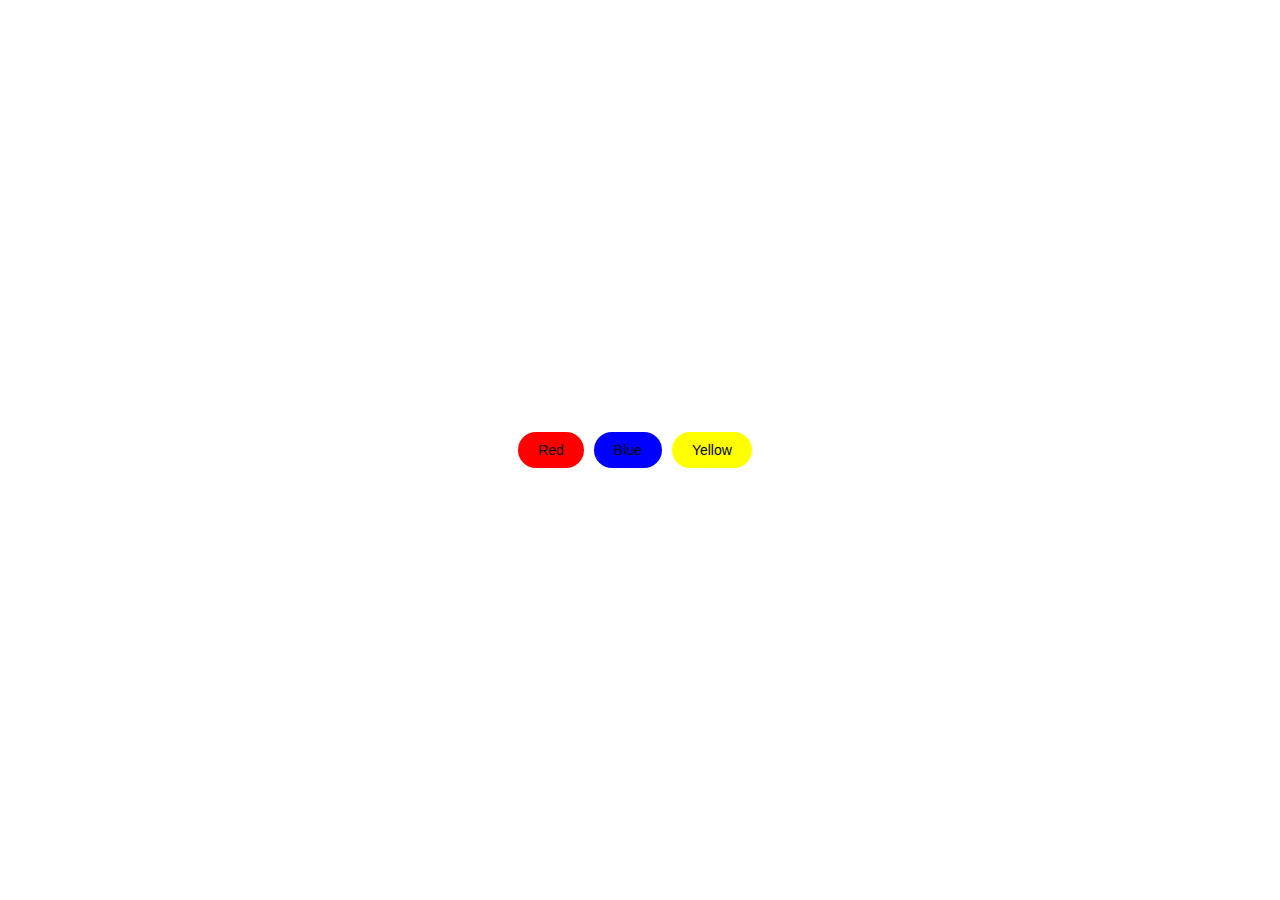
<file: Lab4/ex_1/index.html>
<!DOCTYPE html>
<html lang="en">
<head>
    <meta charset="UTF-8">
    <meta name="viewport" content="width=device-width, initial-scale=1.0">
    <title>Document</title>
    <link rel="stylesheet" href="./css/main.css">
</head>
<body> 
    <div id="container">
        <button class="btn btn_red">Red</button>
        <button class="btn btn_blue">Blue</button>
        <button class="btn btn_yellow">Yellow</button>
    </div>
    <script src="./js/app.js"></script>
</body>
</html>
</file>
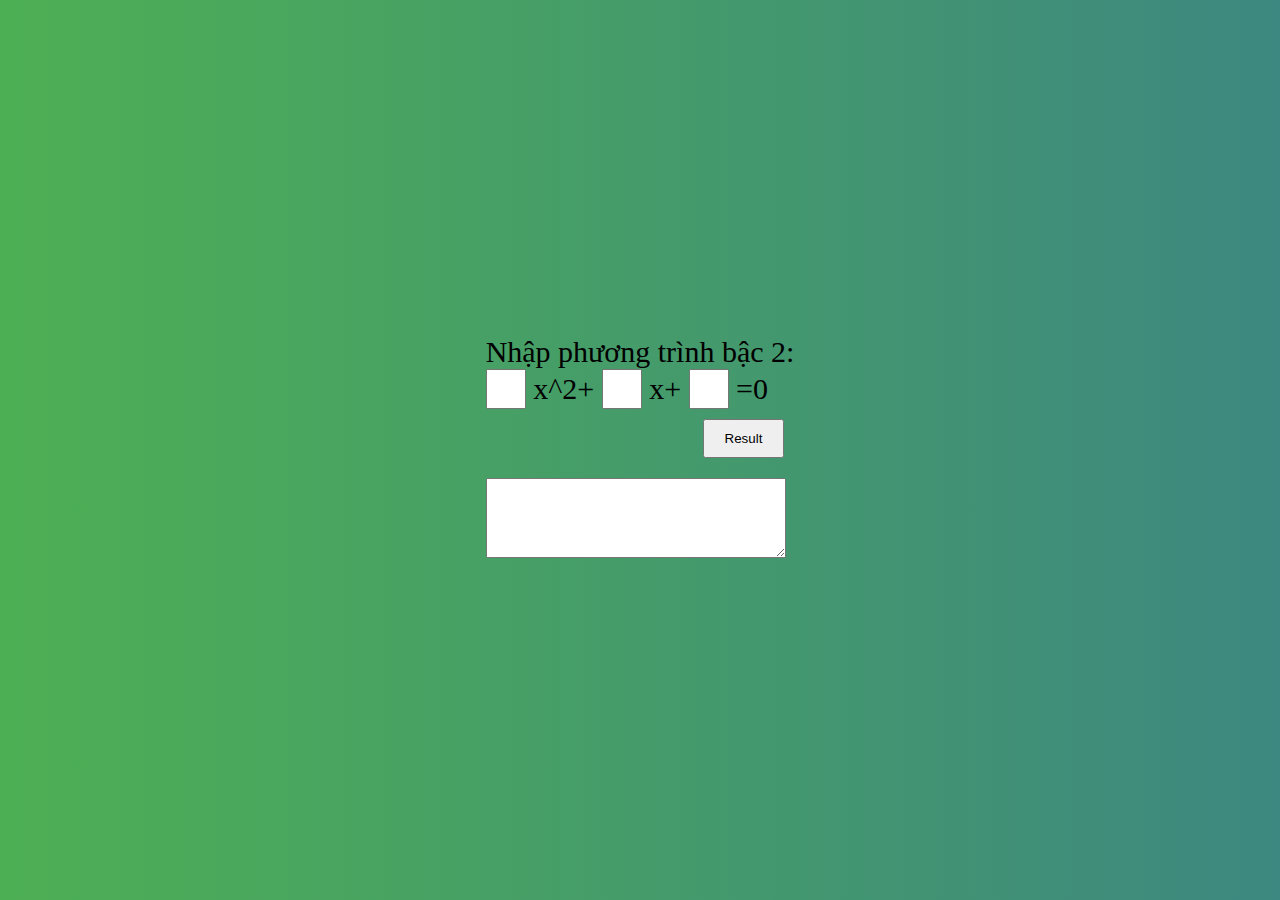
<file: Lab4/ex_2/index.html>
<!DOCTYPE html>
<html lang="en">
<head>
    <meta charset="UTF-8">
    <meta name="viewport" content="width=device-width, initial-scale=1.0">
    <title>Document</title>
    <link rel="stylesheet" href="./css/main.css">
</head>
<body>
    <div id="container">
        <label for=""> Nhập phương trình bậc 2: </label> <br>
        <input type="text" class="in mu_2">
        <span>x^2+</span>
        <input type="text" class="in mu_1">
        <span>x+</span>
        <input type="text" class="in mu_0">
        <span>=0</span> <br>
        <button class="btn_result">Result</button>
        <br>
            <textarea type="text" class="ketqua"></textarea>
    </div>
    <script src="./js/app,js"></script>
</body>
</html>
</file>
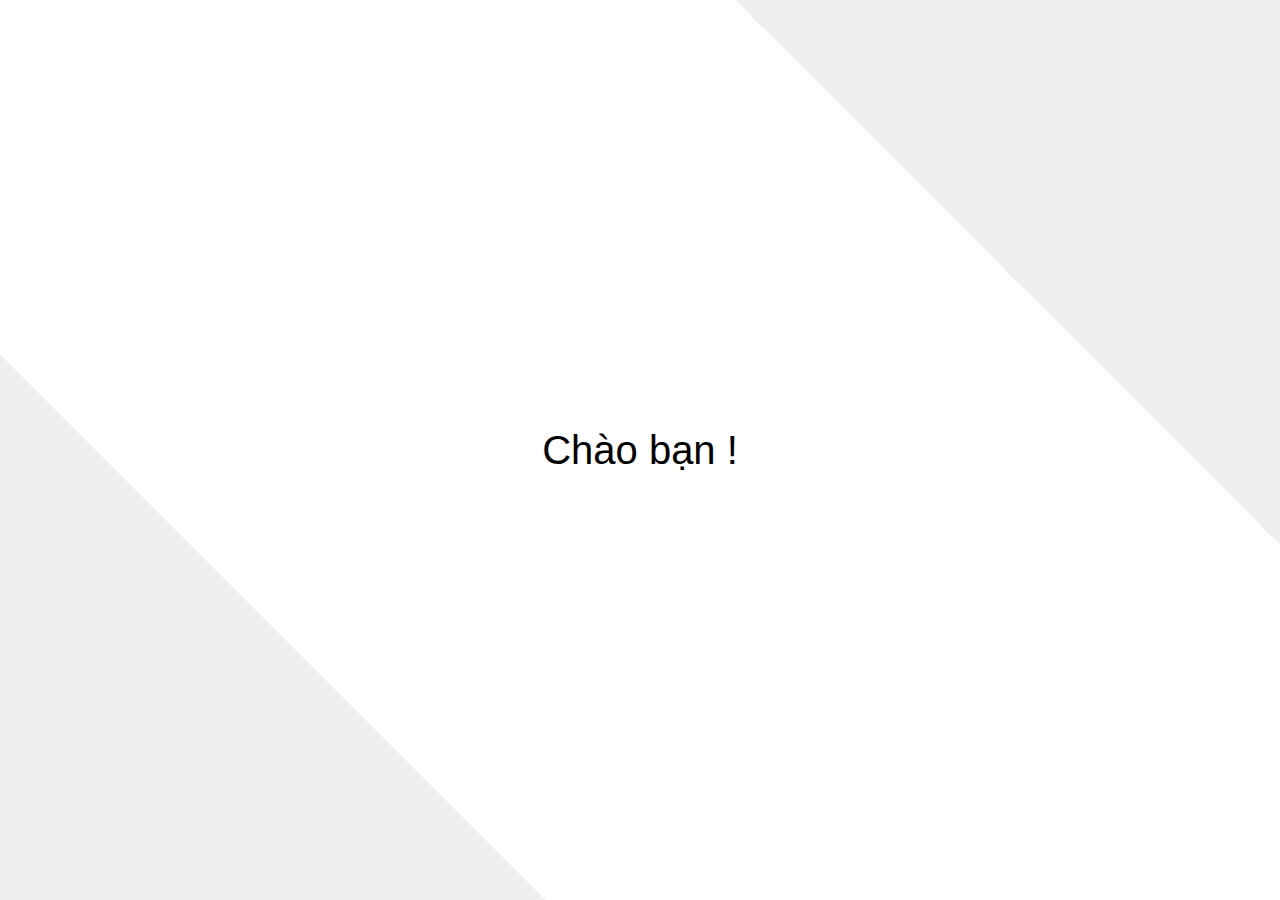
<file: Lab4/ex_3/index.html>
<!DOCTYPE html>
<html lang="en">
<head>
    <meta charset="UTF-8">
    <meta name="viewport" content="width=device-width, initial-scale=1.0">
    <title>Document</title>
    <link rel="stylesheet" href="./css/main.css">
</head>
<body>
        <div class="greeting"></div>
            <script src="./js/app.js"></script>
</body>
</html>
</file>
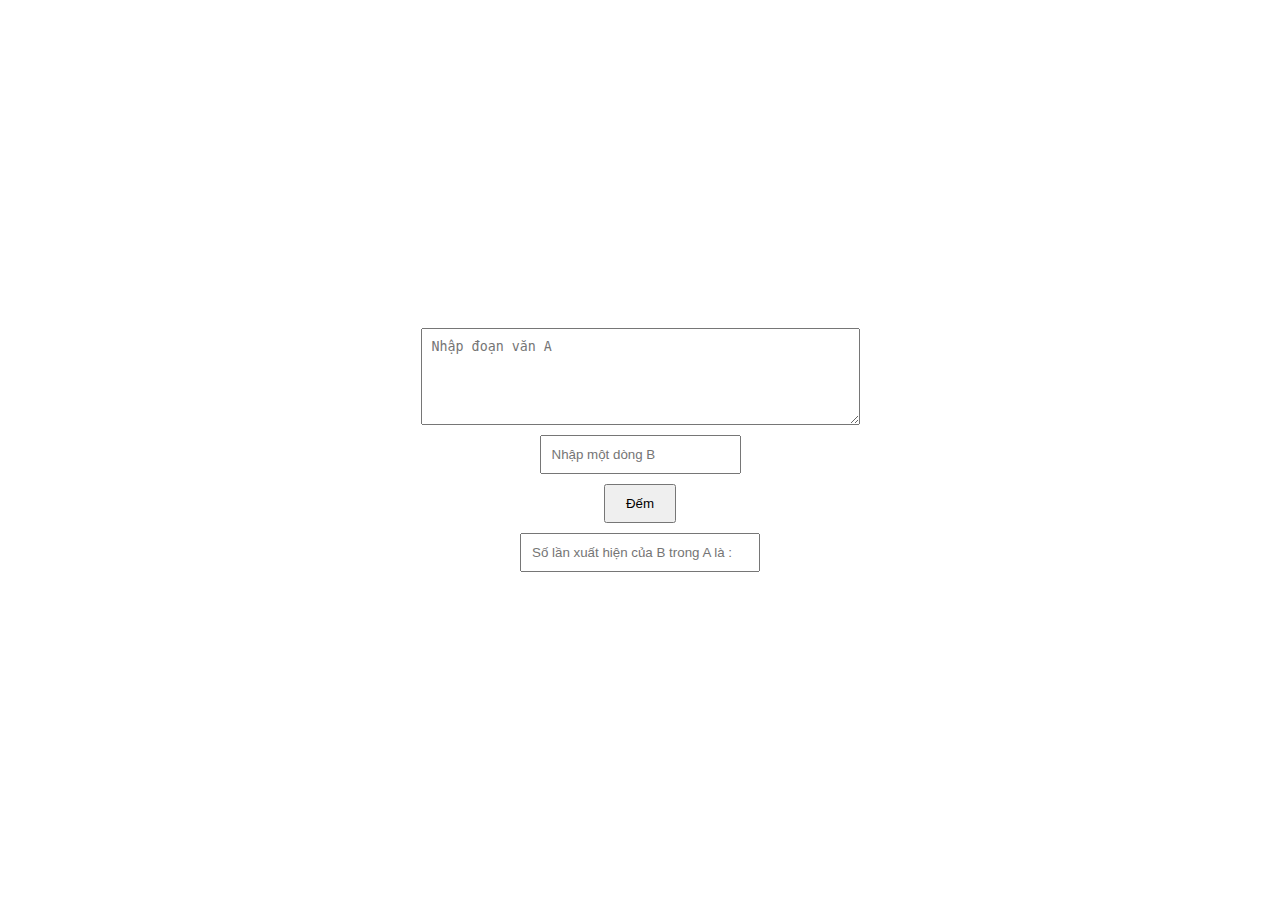
<file: Lab4/ex_4/index.html>
<!DOCTYPE html>
<html lang="en">
<head>
    <meta charset="UTF-8">
    <meta name="viewport" content="width=device-width, initial-scale=1.0">
    <title>Document</title>
    <link rel="stylesheet" href="./css/main.css">
</head>
<body>
    <div id="container">
        <textarea id="A" rows="5" cols="50" placeholder="Nhập đoạn văn A"></textarea>
        <input type="text" id="B" placeholder="Nhập một dòng B">
        <button onclick="count_B()" id="button_count">Đếm</button>
        <input id="result" placeholder="Số lần xuất hiện của B trong A là :">
    </div>
    <script src="./js/app.js"></script>
</body>
</html>
</file>
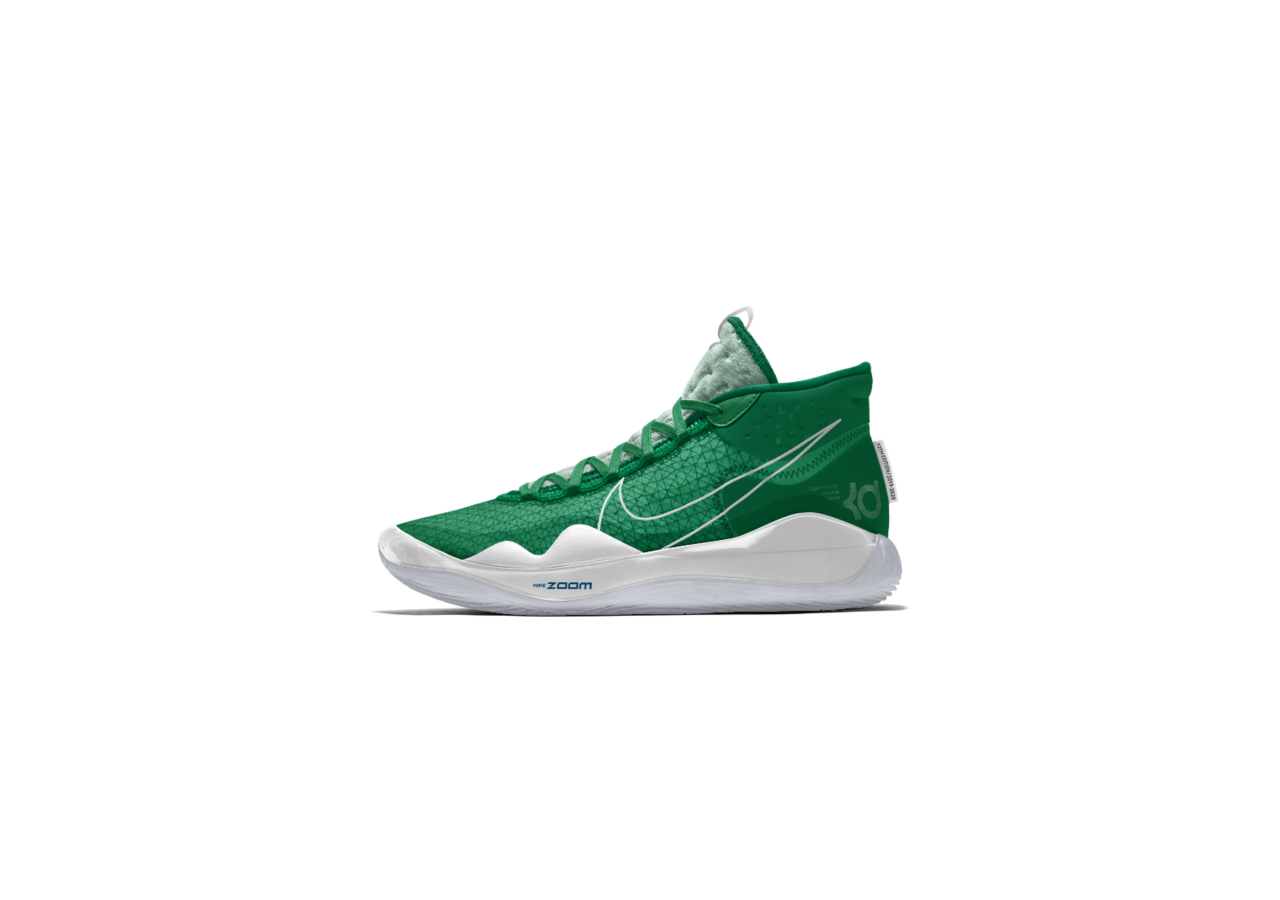
<file: Lab4/ex_5/index.html>
<!DOCTYPE html>
<html lang="en">
<head>
    <meta charset="UTF-8">
    <meta name="viewport" content="width=device-width, initial-scale=1.0">
    <title>Document</title>
    <link rel="stylesheet" href="./css/main.css">
</head>
<body>
    <div id="img">
        <img src="./img/7492e47797ffaa1970fab2df711abed8.png" alt="Hinh anh">
    </div>
    <script src="./js/app.js"></script>
</body>
</html>
</file>
<file: Lab1/Layout1/main.css>
* {
    padding: 0;
    margin: 0;
    box-sizing: border-box;
}

ul {
    list-style: none;
}

.container {
    display: grid;
    background-color: white;
    grid-template-columns: 1fr 1fr 1fr 1fr;
    position: relative;
    border: 3px solid rgb(255, 255, 255);
    outline: 2px solid black;
    gap: 2px;
    margin: 15px;
}

header {
    background-color: gray;
    grid-column: 1 / -1;
    border: 2px solid rgb(27, 27, 27);
    text-transform: uppercase;
    font-size: 25px;
    font-weight: bold;
    height: 60px;
}

aside {
    background-color: bisque;
    grid-column: 1 / 2;
    border: 2px solid rgb(27, 27, 27);
    height: 200px;
}

.content {
    grid-column: 2 / -1;
    background-color: whitesmoke;
    border: 2px solid rgb(27, 27, 27);
}

footer {
    background-color: gray;
    grid-column: 1 / -1;
    border: 2px solid rgb(27, 27, 27);
    text-align: center;
}
</file>
<file: Lab1/Layout2/main.css>
* {
    padding: 0;
    margin: 0;
    box-sizing: border-box;
}

body {
    font-size: 25px;
    font-weight: bold;
}

.container {
    display: grid;
    border: 2px solid black;
    margin: 20px;
    grid-template-columns: repeat(6, 1fr);
}

header {
    padding: 10px;
    text-align: center;
    grid-row: 1 / 2;
    grid-column: 1 / -1;
    border-bottom: 2px solid black;
}

nav {
    padding: 10px;
    text-align: center;
    grid-row: 2 / 3;
    grid-column: 1 / -1;
    border-bottom: 2px solid black;
}

aside {
    grid-column: 1 / 2;
    display: flex;
    justify-content: center;
    align-items: center;
    height: 200px;
    border-right: 2px solid black;
}

section {
    grid-column: 2 / -1;
    display: flex;
    justify-content: center;
    align-items: center;
}

footer {
    grid-column: 1 / -1;
    text-align: center;
    border-top: 2px solid black;
}
</file>
<file: Lab2/page a/css/main.css>
* {
    padding: 0;
    margin: 0;
    box-sizing: border-box;
}

body {
    font-size: 12px;
    font-family: Verdana, Geneva, Tahoma, sans-serif;
    color: rgb(0, 0, 0);
}
.container{
    width: 1080px;
    margin: 0 auto;
}
h3 {
    font-size: 20px;
}

h5 {
    font-size: 12px;
    font-weight: normal;
}
#section_normal_1 .header_style{
    background: white;
}
#section_normal_1 .container {
    display: flex;
    justify-content: center;
    padding: 10px 0;
}

#section_normal_1 .sixteen.columns {
    width: 1200px;
    display: flex;
    justify-content: space-between;
}

#section_normal_1 .icon-box {
    display: flex;
    align-items: center;
    gap: 20px;
    color: darkgray;
}

#section_normal_1 .icon-box .icons{
    display: flex;
    gap: 5px;
}
.dark{
    background-color: #333333;
}
#section_normal_4_2 .sixteen.columns {
    display: grid;
    grid-template-columns: 1fr 1fr;
    padding: 80px 0;
}

#section_normal_4_2 .sixteen.columns { 
    display: grid;
    /* So sanh kich thuoc cac column */
    grid-template-columns: 1fr 1fr; 
    padding: 80px 0;
    /* Khoang cach giua cac cloumn */
    gap: 60px; 
}
#section_normal_4_2 .sixteen.columns .eight.columns {
    display: flex;
}

#section_normal_4_2 .eight.columns.pix_container{
    width: 500px;
}
#section_normal_4_2 .eight.columns.pix_container .img_style{
    width: 100%;
}

#section_normal_4_2 .eight.columns.omega{
    display: flex;
    flex-direction: column;
    width: 500px;
    align-items: flex-start;
    gap: 20px;
}

.bold_text {
    font-weight: bold;
}

.big_text {
    font-size: 20px;
    text-transform: uppercase;
}

.blue_text {
    color: #2dc0e8;
}

.big_title {
    font-size: 40px;
    color: white;
}

.normal_text {
    font-size: 15px;
    color: #737373;
}

.pix_button {
    padding: 12px 16px;
    background-color: #2dc0e8;
    display: inline-block;
    text-decoration: none;
    font-size: 15px;
    color: white;
    border-radius: 5px;
    transition: linear 1ms;
}

.pix_button:hover {
    border: 0;
    background-color: #249aba;
}
#section_normal_6 .envato_unbounce{
    background-color: darkgray;
}
#section_normal_6 .envato_unbounce .container {
    display: grid;
    grid-template-columns: 1fr 1fr;
    column-gap: 20px;
    row-gap: 40px;
    padding: 40px 0;
}

.envato_unbounce .container .L_container {
    /* Giup cot nay chiem toan bo do dai cua cot : co the 1/-1 */
    grid-column: 1/3; 
    display: flex;
    flex-direction: column;
    align-items: center;
    gap: 15px;
}

.L_container .L1_style {
    color: #696969
}

.L_container .L2_style {
    color: #696969
}

.eight.columns.stbox {
    width: 500px;
    border-radius: 5px;
    overflow: hidden;
    filter: drop-shadow(0 3px 0 #dddddd);
    color: #979797;
}

.eight.columns.stbox.alpha{
    justify-self: end;
}

.eight.columns.stbox.omega{
    justify-self: start;
}

.eight.columns.stbox .pix_builder_bg{
    display: flex;
    align-items: center;
    gap: 15px;
    background-color: #ffffff;
}

.eight.columns.stbox .pix_builder_bg .b_style{
    background-color: #f5f5f5;
    padding: 20px 10px;
}

.eight.columns.stbox .pix_builder_bg .txt_style{
    font-size: 13px;
    display: flex;
    flex-direction: column;
    gap: 10px;
}

.b_style img.logo_style {
    border-radius: 50%;
    height: 60px;
    width: 60px;
}

.stars_span {
    display: flex;
    align-items: center;
    gap: 5px;
}

.env_st .pix_text {
    color: #76b3fc;
}

#section_agency_5 .sixteen.columns {
    display: grid;
    grid-template-columns: 1fr;
    justify-items: center;
    row-gap: 40px;
    padding: 50px 0;
    width: 500px;
    margin: auto;
    text-align: center;
    font-family: 'Segoe UI', Tahoma, Geneva, Verdana, sans-serif;
    font-size: 15px;
    color: #acacac;
}

.sixteen.columns .f1_style {
    font-size: 30px;
    font-weight: 350;
    color: #609d6c;
}

.second_link .get_2_btn a:link{
    text-decoration: none;
    font-size: 20px;
    font-weight: 500;
    color: #609d6c;
    border: 3px solid #609d6c;
    padding: 15px 30px;
    border-radius: 3px;
    transition: ease-out 0.2s;
}

.second_link .get_2_btn a:link:hover{
    background-color: #609d6c;
    color: white;
}

.pixfort_st {
    color: #609d6c;
    font-weight: bold;
}
</file>
<file: Lab2/page b/css/style.css>
* {
    padding: 0;
    margin: 0;
    box-sizing: border-box;
}

:root {
    --default-width: 1080px;
    --gray: #f8f4f4;
    --blue: #2dc0e8;
    --orange: #f77825;
    --gray-text: #7f7f7f;
}

body {
    font-family: 'Segoe UI', Tahoma, Geneva, Verdana, sans-serif;
}

/* Section text */

#section_text_2 {
    display: flex;
    justify-content: center;
    background-color: var(--gray);
    padding: 20px 0;
}

#section_text_2 .container {
    width: var(--default-width);
    display: flex;
    justify-content: space-between;
}

#section_text_2 .alpha {
    display: flex;
    align-items: center;
}

#section_text_2 .omega a:link{
    text-decoration: none;
    font-weight: bold;
    background-color: var(--orange);
    padding: 10px 20px;
    display: inline-block;
    color: white;
    border-radius: 5px;
}

/* Section header */
#section_header_1 {
    background-color: white;
    display: flex;
    justify-content: center;
    padding: 20px 0;
}

#section_header_1 nav {
    width: var(--default-width);
    /* background-color: rgb(50, 159, 255); */
}

#section_header_1 nav .containerss {
    display: flex;
    flex-direction: row-reverse;
    justify-content: space-between;
    color: var(--gray-text);
}

a.pi:link {
    color: var(--gray-text);
    text-decoration: none;
    font-weight: bold;
    display: inline-block;
    transition: ease-in-out 0.2s;
    font-size: 20px;
}

a.pi:link:hover {
    color: var(--orange);
}

.containerss ul.navbar-left {
    display: flex;
    gap: 40px;
    list-style: none;
}

.containerss ul.navbar-left a:link{
    text-decoration: none;
    color: var(--gray-text);
    font-weight: bold;
}

.containerss ul.navbar-left a:link:hover{
    color: var(--orange);
}

ul.bottom-icons {
    gap: 20px;
    list-style: none;
    display: flex;
    align-items: center;
}

.containerss #navbar-collapse-02 {
    display: flex;
    align-items: center;
}

/* Section slider */
#section_slider {
    background-color: var(--gray);
    display: flex;
    justify-content: center;
    padding: 60px 0;
}

#section_slider .carousel-inner {
    display: grid;
    grid-template-columns: 1fr 1fr 1fr;
    position: relative;
}

#section_slider #myCarousel {
    width: var(--default-width);
    overflow-x: hidden;
    position: relative;
}

#myCarousel .carousel-inner .item {
    width: var(--default-width);
    position: relative;
}

#myCarousel .carousel-inner .item::after {
    content: "";
    position: absolute;
    width: 100%;
    height: 100%;
    top:0;
    left: 0;
    /* background-color: #f77825; */
    box-shadow: inset 0px -70px 60px 5px rgba(0,0,0,0.9)
}

#myCarousel .carousel-inner .item img {
    width: 100%;
    display: block;
    position: relative;
}

#myCarousel .carousel-inner .carousel-caption {
    bottom: 30px;
    left: 40px;
    position: absolute;
    color: white;
    z-index: 1;
}

#myCarousel .carousel-indicators {
    position: absolute;
    top: 0;
    right: 0;
    z-index: 1;
    color: #2b2a2a;
    display: flex;
    gap: 20px;
    cursor: pointer;
    font-size: 25px;
}

#myCarousel .carousel-indicators .active{
    color: white;
}

#myCarousel .carousel-indicators li:hover{
    color: white;
}

#myCarousel a:link {
    position: absolute;
    top: 50%;
    text-decoration: none;
}

#myCarousel a.right:link {
    right: 10px;
}

#myCarousel a.left:link {
    left: 10px;
}

#myCarousel .fui-arrow-right::before {
    font-family: 'Font Awesome 6 Free';
    content: "\f138";
    font-weight: 900;
    font-size: 50px;
    color: #ffffffb4;
    position: absolute;
    top: 0;
    left: -50px;
    transform: translateY(-50%);
}

#myCarousel .carousel-control:hover::before {
    color: white;
}

#myCarousel .fui-arrow-left::before {
    font-family: 'Font Awesome 6 Free';
    content: "\f137";
    font-weight: 900;
    font-size: 50px;
    color: #ffffffb4;
    position: absolute;
    top: 0;
    right: -50px;
    transform: translateY(-50%);
}

#section_gym_4 {
    background-color: white;
    display: flex;
    justify-content: center;
    padding: 70px 0;
}

#section_gym_4 .top_padding {
    display: flex;
    justify-content: space-between;
    width: var(--default-width);
    gap: 70px;
}

#section_gym_4 .one-third {
    text-align: center;
}

.one-third .img_gym_st img {
    border-radius: 50%;
}

.one-third .text_gym_style {
    margin: 20px 0;
}

.one-third .gym_st {
    font-size: 20px;
    font-weight: bold;
}

.one-third .gym_text {
    font-size: 15px;
    color: var(--gray-text);
    margin-top: 15px;
}

.one-third .link_3_btn a:link {
    display: inline-block;
    text-decoration: none;
    padding: 10px 20px;
    background-color: var(--orange);
    border-radius: 5px;
    color: white;
}

/* Intro section */
#section_intro_title {
    background-color: var(--gray);
    display: flex;
    justify-content: center;
    padding-top: 10px;
    padding-bottom: 70px;
}

#section_intro_title .container {
    display: flex;
    width: var(--default-width);
    justify-content: space-between;
    text-align: center;
}

#section_intro_title .one-third {
    padding: 30px 60px;
    background-color: white;
    border: #dddddd 3px solid;
    border-radius: 5px;
}

#section_intro_title .one-third .light_gray {
    color: var(--gray-text);
}

#section_intro_title .one-third .blue_text {
    color: var(--blue);
}

#section_intro_title .one-third .orange {
    color: var(--orange);
}

#section_intro_title .one-third .big_title {
    font-size: 40px;
    font-weight: bold;
}

#section_intro_title .one-third .flat_pricing_list {
    list-style: none;
    margin-top: 40px;
    margin-bottom: 20px;
    display: flex;
    color: var(--gray-text);
    flex-direction: column;
    gap: 20px;
}

#section_intro_title .one-third .btn_normal:link {
    display: inline-block;
    text-decoration: none;
    background-color: #7f7f7f;
    padding: 15px 20px;
    font-weight: bold;
    color: white;
    border-radius: 2px;
}

#section_intro_title .one-third .btn_normal:link.blue_bg {
    background-color: var(--blue);
}

#section_intro_title .one-third .btn_normal:link.orange_bg {
    background-color: var(--orange);
}

#hidden_pix_15 {
    display: none;
}

#section_party_3 {
    display: flex;
    justify-content: center;
    background-color: #191919;
    padding-top: 50px;
    padding-bottom: 90px;
}

#section_party_3 .container {
    box-sizing: content-box;
    width: 400px;
    text-align: center;
    background-color: #151515;
    padding: 30px 40px;
    border: 1px solid #272727;
}

#section_party_3 .container .text_input .headtext_style {
    display: flex;
    justify-content: center;
    color: white;
    font-size: 22px;
}

#section_party_3 .container .text_input .subtext_style {
    color: var(--gray-text);
    width: 300px;
    margin: 0 auto;
}

#section_party_3 .container .text_input .segment {
    display: flex;
    justify-content: center;
    margin: 20px 0;
}

#section_party_3 .container .text_input .segment::after {
    content: "";
    display: block;
    width: 60px;
    height: 5px;
    background-color: #1c8ff5;
}

#section_party_3 #contact_form {
    margin-top: 20px;
    display: flex;
    flex-direction: column;
    gap: 20px;
    width: 100%;
}

#section_party_3 #contact_form input{
    border: none;
    padding: 15px 0;
    border-radius: 3px;
    display: block;
}

#section_party_3 #contact_form input::placeholder{
    padding-left: 10px;
}

#section_party_3 #contact_form #submit_btn_15 {
    padding: 15px 0;
    border-radius: 3px;
    font-weight: bold;
    color: white;
    border: 0;
    cursor: pointer;
    background-image: linear-gradient(#3ca4ff, #2f2cff);
    transition: ease-out 0.2s;
}

#section_party_3 #contact_form #submit_btn_15:hover {
    color: black;
    transform: scale(1.02);
    background-image: linear-gradient(#3ca4ff, #0300ab);
}

/* Section Footer */
#section_party_4 {
    display: flex;
    justify-content: center;
    background-color: #151515;
    padding: 20px 0;
}

#section_party_4 .container .sixteen.columns {
    display: flex;
    width: var(--default-width);
    justify-content: space-between;
    color: var(--gray-text);
}

.container .sixteen.columns .socbuttons {
    display: flex;
    flex-direction: row-reverse;
    gap: 20px;
}

.pixfort_st {
    font-weight: bold;
    color: #3ca4ff;
}
</file>
<file: Lab2/page c/css/style.css>
* {
    padding: 0;
    margin: 0;
    box-sizing: border-box;
}

:root {
    --default-width: 1200px;
    --dark-bg : #333333;
    --yellow: #ffcc33;
}

body {
    font-family: 'Segoe UI', Tahoma, Geneva, Verdana, sans-serif;
    font-size: 15px;
}

/* Section header */
#section_header_2_dark {
    display: flex;
    justify-content: center;
    background-color: #333333;
    padding: 20px 0;
}

#section_header_2_dark nav {
    width: var(--default-width);

}

/* Nav */
#section_header_2_dark nav .containerss {
    display: flex;
    justify-content: space-between;
    align-items: center;
}

/* Nav-right */
#section_header_2_dark nav #navbar-collapse-02 ul{
    display: flex;
    list-style: none;
    gap: 20px;
}

#navbar-collapse-02 ul a:link {
    text-decoration: none;
    font-weight: 600;
    font-size: 18px;
    color: #cccccc;
}

#navbar-collapse-02 ul a:link:hover {
    color: var(--yellow);
}

#navbar-collapse-02 ul li .text_span{
    font-weight: 600;
    color: var(--yellow);
    font-size: 18px;
}

/* Section video */
#section_pix_4 .has-video {
    position: relative;
}

#section_pix_4 .has-video .section_video {
    width: 100%;
    max-width: 1900px;
    position: relative;
    overflow: hidden;
}

#section_pix_4 .section_video::before {
    content: "";
    top: -3px;
    left: 0;
    width: 100%;
    height: 100%;
    background-color: rgba(0, 0, 0, 0.567);
    position: absolute;
}

#section_pix_4 video {
    object-fit: fill;
    width: 100%;
    height: 700px;
}

#section_pix_4 .section_wrapper {
    position: absolute;
    top: 50%;
    left: 50%;
    transform: translate(-50%, -50%);
    text-align: center;
    color: white;
}

#section_pix_4 .section_wrapper .context_style {
    display: grid;
    grid-template-columns: 600px;
    gap: 20px;
}

#section_pix_4 .section_wrapper .title_style{
    font-size: 40px;
    font-weight: bold;
}

#section_pix_4 .section_wrapper .subtitle_style{
    font-size: 18px;
}

#section_pix_4 #contact_form {
    display: inline-block;
    padding: 15px 10px;
    background-color: rgba(0, 0, 0, 0.704);
    border-radius: 5px;
}

#section_pix_4 #contact_form #email {
    border: 0;
    padding: 7px 10px;
    border-radius: 5px;
    width: 230px;
    margin-right: 10px;
}

#section_pix_4 #contact_form #email:focus {
    border: none;
}

#section_pix_4 #contact_form #subscribe_btn_1 {
    padding: 7px 10px;
    font-weight: bold;
    color: white;
    background-color: var(--yellow);
    border: 0;
    cursor: pointer;
    transition: all 0.2s;
    border-radius: 5px;
}

#section_pix_4 #contact_form #subscribe_btn_1:hover {
    color: black;
    background-color: #ffb700
}

/* Section University */
#section_university_5 {
    display: flex;
    justify-content: center;
    padding-top: 30px;
    padding-bottom: 80px;
}

#section_university_5 .container .sixteen.columns {
    display: flex;
    width: 900px;
    align-items: center;
    gap: 20px;
    color: gray;
}

#section_university_5 .container .psingle_item {
    display: flex;
    align-items: center;
    gap: 20px;
}

#section_university_5 .container .psingle_item .title_st {
    font-size: 25px;
    margin-bottom: 20px;
    color: black;
}

#section_university_5 .container .alpha .zone_left{
    display: flex;
    flex-direction: column;
    gap: 30px;
}

#section_university_5 .container .omega {
    padding: 20px;
    background-color: #ebeaea;
    border-radius: 3px;
}

#section_university_5 .container .omega .title-style {
    font-size: 25px;
    color: black;
}

#section_university_5 .container #contact_form {
    display: grid;
    grid-template-columns: 1fr;
    gap: 20px;
}

#section_university_5 .container #contact_form input {
    padding: 15px 10px;
    border: 1px solid gray;
    border-radius: 2px;
}

#section_university_5 .container #contact_form select {
    padding: 15px 10px;
    border: 1px solid gray;
    border-radius: 2px;
}

#submit_btn_6 {
    background-color: #7cc576;
    border: none;
    padding: 15px 0;
    color: white;
    font-size: 18px;
    border-radius: 4px;
    cursor: pointer;
}

/* Footer section */
#section_ecourse_7 {
    background-color: #f6f6f6;
    display: flex;
    justify-content: center;
    padding: 20px 0;
}

#section_ecourse_7 .sixteen.columns {
    display: flex;
    justify-content: space-between;
    width: var(--default-width);
    align-items: center;
}

#section_ecourse_7 .sixteen.columns .socbuttons{
    display: flex;
    flex-direction: row-reverse;
    gap: 20px;
    align-items: center;
}

#section_ecourse_7 .sixteen.columns .bottom-icons{
    list-style: none;
    display: flex;
    gap: 20px;
    padding: 5px 15px;
    background-color: #e9e9e9;
    border-radius: 5px;
}

#section_ecourse_7 .sixteen.columns .bottom-icons a:link{
    font-size: 20px;
    color: #bbbbbb;
}

#section_ecourse_7 .sixteen.columns .bottom-icons a:link:hover{
    color: var(--yellow);
}

#section_ecourse_7 .pixfort_st {
    color: #75569f;
    font-weight: bold;
}
</file>
<file: Lab3/bai1/main.css>
*{
    margin: 0;
    padding: 0;
    box-sizing: border-box;
}
body{
    height: 100vh;
    font-family: 'Segoe UI', Tahoma, Geneva, Verdana, sans-serif;
    font-size: 15px;
}
#container{
    width: 50%;
    height:54px; 
    background-color: #eeeeee;
    border-left: 4px solid #8b0000;
    border-bottom: 2px solid #8b0000;
}
#container .menu .menu__item{
    list-style: none;
    padding: 16px;
    float: left;
    position: relative;
    height: 100%;
}
#container .menu .menu__item:hover{
    cursor: pointer;
    background-color: #8b0000;
}
#container .menu .menu__item .menu__item--second{
position: absolute;
background-color: #eeeeee;
border-top: 2px solid #8b0000;
width: 150%;
top:52px;
left:0;
}
#container .menu .menu__item:hover .menu__item--second .menu__item--child {
    display: block;
}
#container .menu .menu__item .menu__item--second .menu__item--child{
    list-style: none;
    border-bottom: 2px solid #bebebe;
    padding: 16px;
    display: none;
}
#container .menu .menu__item .menu__item--second .menu__item--child:hover{
    
    cursor: pointer;
    background-color: #8b0000;
}
</file>
<file: Lab3/form_1/css/main.css>
*{
    margin: 0;
    padding: 0;
    box-sizing: border-box;
}
:root{
    --background--f7--:#f7f7f7;
}
body{
    height: 100vh;
    display: flex;
    justify-content: center;
    align-items: center;
    font-family: 'Segoe UI', Tahoma, Geneva, Verdana, sans-serif;
    background: #eeeeee;
}
.mg-60{
    margin: 0 60px;
}
.mg-right{
    padding-left: 50%;
}

input,label , textarea {
    border: 0;
    outline: none;
    padding: 12px 0 0 15px ;
    font-size: 15px;
    width: 100%;
}
label {
    font-size: 10px;
    font-weight: 700;  
}
input{
    padding-bottom: 15px ;
    background: var(--background--f7--);
}
input, textarea {
    opacity: 0.3;
    font-weight: 700;
}
#app{
    width: 720px;
    background-color: white;
    border-radius: 30px;
}
#header{
    margin: 40px 0;
    text-align: center;
}
.container__grid{
    display: flex;
    flex-direction: column;
    border-radius: 15px;
    margin-bottom: 12px;
    background: var(--background--f7--);
    overflow: hidden;
    border: 1px solid #eeeeee;
}
.container__flex{
    display: grid;
    grid-template-columns: 1fr 1fr;
    gap: 20px;
}
.container__email, .container__phone{
margin-bottom: 0;
}
.error__Email, .error__Phone{
    color: red;
    transform: translate(18px, -20px);
}
.container__needed{
    margin-top: 0;
}
.container__wrapper{
    display: flex;
    justify-content: space-between;
    width: 100%;
}
.container__wrapper input{
    opacity: 1;
}
.container__wrapper--icon{
    font-size: 10px;
    cursor: pointer;
    opacity: 0.5;
}
.container__message{
    background-color: white;
    border: 1px solid #eeeeee;
}
#footer{
    margin-bottom: 10px;
    position: relative;
    
}
#footer input{
    border-radius: 10px;
    background-color:#000;
    color: white;
    font-weight: 500;
}
#footer i{
    position: absolute;
    color: white;
    top:35%;
    left:calc(50% + 40px);
    font-size: 14px;
}
</file>
<file: Lab3/form_2/css/main.css>
*{
    margin: 0;
    padding: 0;
    box-sizing: border-box;
}
:root{
    --bg--pupple: #bd59d7;
    --font--pupple:#492353;
}
body{
    height: 100vh;
    display: flex;
    justify-content: center;
    align-items: center;
    font-family: 'Segoe UI', Tahoma, Geneva, Verdana, sans-serif;
    background-image:  url(/Lab3/form_2/img/1600w-giML6YkH-f4.webp);
}
.mg-60{
    margin: 0 60px;
}
.mg-100{
    margin: 0 100px;
}
 input{
    border: 0;
    outline: none;
}
#app{
    width: 360px;
    background-color: white;
    border-radius: 20px;
}
#header{
    margin: 50px 0;
    text-align: center;
}
#header h1{
    color:var(--font--pupple);
}
.container__grid{
    display: flex;
    flex-direction: column;
    border-radius: 15px;
    margin-bottom: 15px;
}
.mg-100 input{
    background-color: var(--bg--pupple);
    color: white;
    padding: 15px;
    border-radius: 20px;
    box-shadow: 1px 10px 10px 6px rgba(81,81,81, 0.1);
}
.error{
    transform: translate(60px, -10px);
    color: red;
    font-size: 12px;
}
.container__signIn{
margin-top: 20px;
}
.container__input input{
   box-shadow: 1px 1px 4px 4px rgba(81, 81, 81, 0.1);
   border-radius: 10px;
   padding: 18px;
   font-weight: 700;
   color: var(--font--pupple);
}
.container__input input::placeholder{
   color: var(--font--pupple);
}
.container__link{
    margin: 40px 0 80px;
    text-align: center;
}
.container__link span{
    font-size: 14px;
    color: #ababab;   
}
.container__link .container__icon {
    margin-top: 20px;
    display: flex;
    justify-content: center;
}
.container__link .container__icon .container__icon--connect{
    box-shadow: 1px 2px 4px 4px rgba(81, 81, 81, 0.1);
    padding: 8px 10px;
    border-radius: 50%;
}
a.container__icon--connect + a.container__icon--connect{
    margin-left: 8px;
}
#footer{
    margin-bottom: 20px;
    text-align: center;   
}
#footer input{
    border-radius: 10px;
    background-color:white;
    color: var(--font--pupple);
    font-weight: 600;
    cursor: pointer;
}
</file>
<file: Lab3/form_3/css/main.css>
*{
    margin: 0;
    padding: 0;
    box-sizing: border-box;
}
:root{
    --color--b8b8b8: #b8b8b8;
    --height--column--: 45px;
}
body{
    display: flex;
    justify-content: center;
    align-items: center;
    height: 100vh;
    background-color:var(--color--b8b8b8);
    font-family: 'Segoe UI', Tahoma, Geneva, Verdana, sans-serif;
}
.mg-20{
    margin-top: 20px;
}
.bg-7ed321{
    background-color: #7ed321;
}
.error{
    color: red;
    font-size: 12px;
}
#app{
    padding: 25px 15px;
    background-color: white;
    width: 540px;
    border-radius: 4px;
}
.title{
    color: #82d528;
    font-weight: 700;
}
.row{
    border: 1px solid var(--color--b8b8b8);
    display: flex;
    align-items: center;
    position: relative;
    height: var(--height--column--);
    margin-top: 12px;
}
.row i{
    font-size: 16px;
    padding: 12px 15px ;
    color: var(--color--b8b8b8);
}
.row__after i::after {
    position: absolute;
    content: "";
    border-right: 1px solid var(--color--b8b8b8);
    top: 8px;
    bottom:8px;
    left:45px ;
}
.row input{
    border: none;
    padding: 0 20px;
    width: 100%;
    font-size: 15px;
}
.row input:focus-visible {
    outline: none;
}
/* DOB -- Gender */
#DOB__Gender{
    display: grid;
    grid-template-columns: 1fr 1fr;
    gap: 18px;
}
.row__grid{
    border: none;
}
.DOB .row__grid input,
.Gender .row__grid input{
    border: 1px solid var(--color--b8b8b8);
    padding: 12px 10px;
    color: var(--color--b8b8b8);
}
.DOB .row__grid input{
    margin-right:4px;
}
.row__grid .error{
    margin-top: unset;
    padding: 0 20px;
    transform: translateY(-20px);
    color: red;
}
.Gender .row__grid .gender__option{
    border: 1px solid var(--color--b8b8b8);
    padding: 12px 40px;
}
/* Payment Details */
#payment__Details .row__active{
    display: grid;
    grid-template-columns: 1fr 1fr;
    text-align: center;
    overflow: hidden;
    margin-top: 10px;
}
#payment__Details .row__active .row-2{
    height:var(--height--column--);
    display: flex;
    align-items: center;
    justify-content: center;
}
#payment__Details .row__active .row-2 i{
    margin-right: -10px;
}
/* Payment Details - Card CVC */
.card__CVC, .card__CVC--time{
    display: grid;
    grid-template-columns: 1fr 1fr;
}
.card__CVC{
    gap:10px;
}
.card__CVC--time{
    gap:0;
    margin-top: 12px;
}
.card__CVC--time--input select{
    height: var(--height--column--);
    border: 1px solid var(--color--b8b8b8);
    width: 100%;
    outline: none;
}
/* Term and Conditions Section */
.term__conditions--section--checkbox{
    font-size: 14px;
    color: var(--color--b8b8b8);
    margin-top: 10px;
}
</file>
<file: Lab4/ex_1/css/main.css>
*{
    margin: 0;
    padding: 0;
    box-sizing: border-box;
}
#container{
    height: 100vh;
    display:flex;
    justify-content: center;
    align-items: center; 
    font-family: 'Segoe UI', Tahoma, Geneva, Verdana, sans-serif;
    
}
.btn{
    padding: 10px 20px;
    font-size: 14px;
    margin-right: 10px;
    cursor: pointer;
    border-radius: 20px;
    border: none;
}
.btn:hover{
    opacity: 0.8;
}
.btn_red{
    background-color: red;
}
.btn_blue{
    background-color: blue;
}
.btn_yellow{
    background-color: yellow;
}
</file>
<file: Lab4/ex_2/css/main.css>
*{
    margin: 0;
    padding: 0;
    box-sizing: border-box;
}
body{
    background: linear-gradient(to right, #4daf54, #3d8880);
    height: 100vh;
    display: flex;
    justify-content: center;
    align-items: center;
    font-size: 30px;
}
#container label{
    margin-bottom: 10px;   
}
#container .in{
    width: 40px;
    height: 40px;
    font-size: 30px;
}
#container .btn_result{
    padding: 10px 20px ;
    cursor: pointer;
    float: right;
    margin: 10px 10px 10px 0;
}
#container .ketqua{
    margin-top: 10px;
    width: 300px;
    height: 80px;
    padding: 10px;
}
</file>
<file: Lab4/ex_3/css/main.css>
*{
    margin: 0;
    padding: 0;
    box-sizing: border-box;
}
body{
    background: linear-gradient(45deg,#efefef 25%,rgba(239,239,239,0) 25%,
    rgba(239,239,239,0) 75%,#efefef 75%,#efefef),
    linear-gradient(45deg,#efefef 25%,rgba(239,239,239,0) 25%,
    rgba(239,239,239,0) 75%,#efefef 75%,#efefef);
    font-family: 'Segoe UI', Tahoma, Geneva, Verdana, sans-serif;
    display: flex;
    height: 100vh;
    justify-content: center;
    align-items: center;
    font-size: 40px;
}
</file>
<file: Lab4/ex_4/css/main.css>
*{
    margin:0;
    padding: 0;
    box-sizing: border-box;
}
body{
    font-family: 'Segoe UI', Tahoma, Geneva, Verdana, sans-serif;
    font-size: 20px;   
}
#container{
    display: flex;
    flex-direction: column;
    width: 1080px;
    max-width: 100%;
    height: 100vh;
    justify-content: center;
    align-items: center;
    margin: auto;
}
#container #A {
    margin-bottom: 10px;
    padding: 10px;
}
#container #B {
    margin-bottom: 10px;
    padding: 10px;
}
#container #button_count{
    padding: 10px 20px;
    margin-bottom: 10px;
    cursor: pointer;
    outline: none;
    border-radius: 2px solid #fff;
}
#container #button_count:hover{
    background-color: #8b0000;
    color: white;

}
#container #result{
    width: 240px;
    padding: 10px;
}
</file>
<file: Lab4/ex_5/css/main.css>
*{
    margin: 0;
    padding: 0;
    box-sizing: border-box;
}
body{
    overflow: hidden;
}
#img{
    /* height: 100vh;
    display: flex;
    justify-content: center;
    align-items: center; */
    position: absolute;
    top:50%;
    left: 50%;
    transform: translate(-50%, -50%);
    transition: transform 0.5s;
}
</file>
